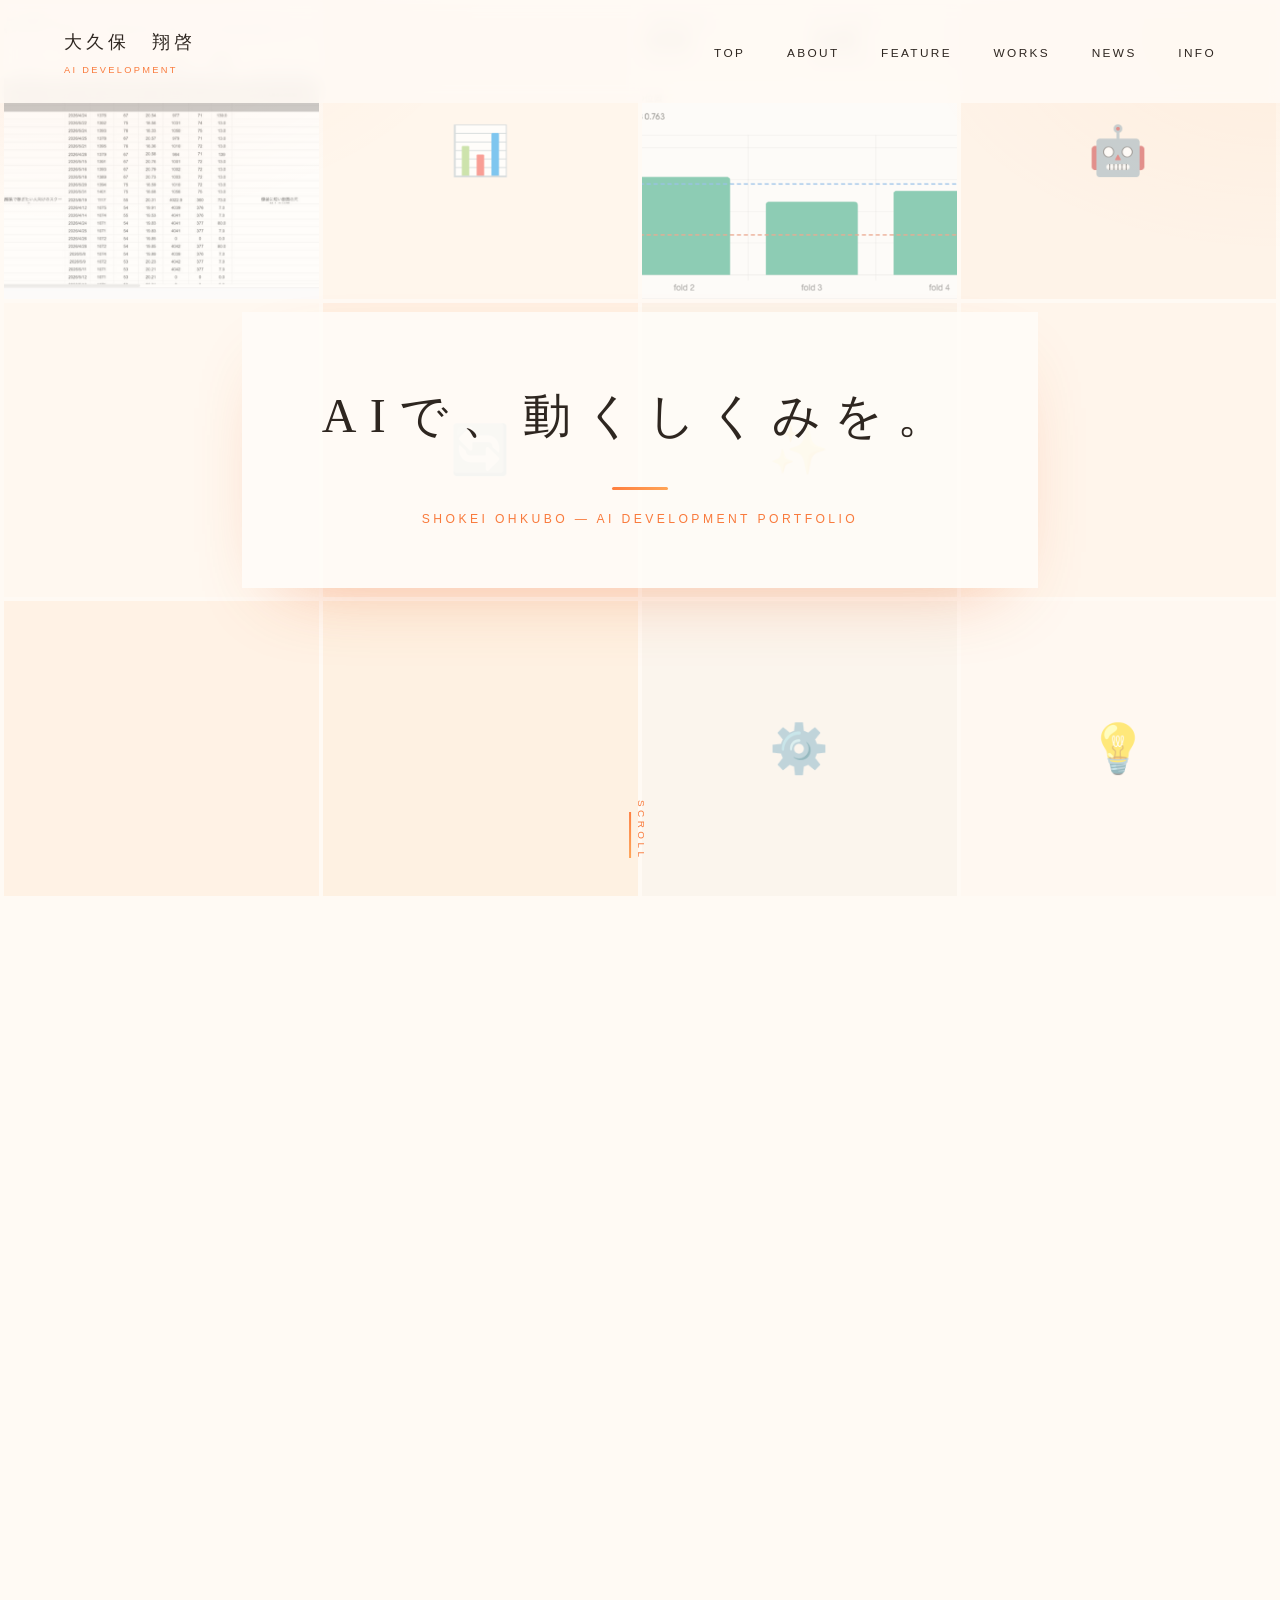
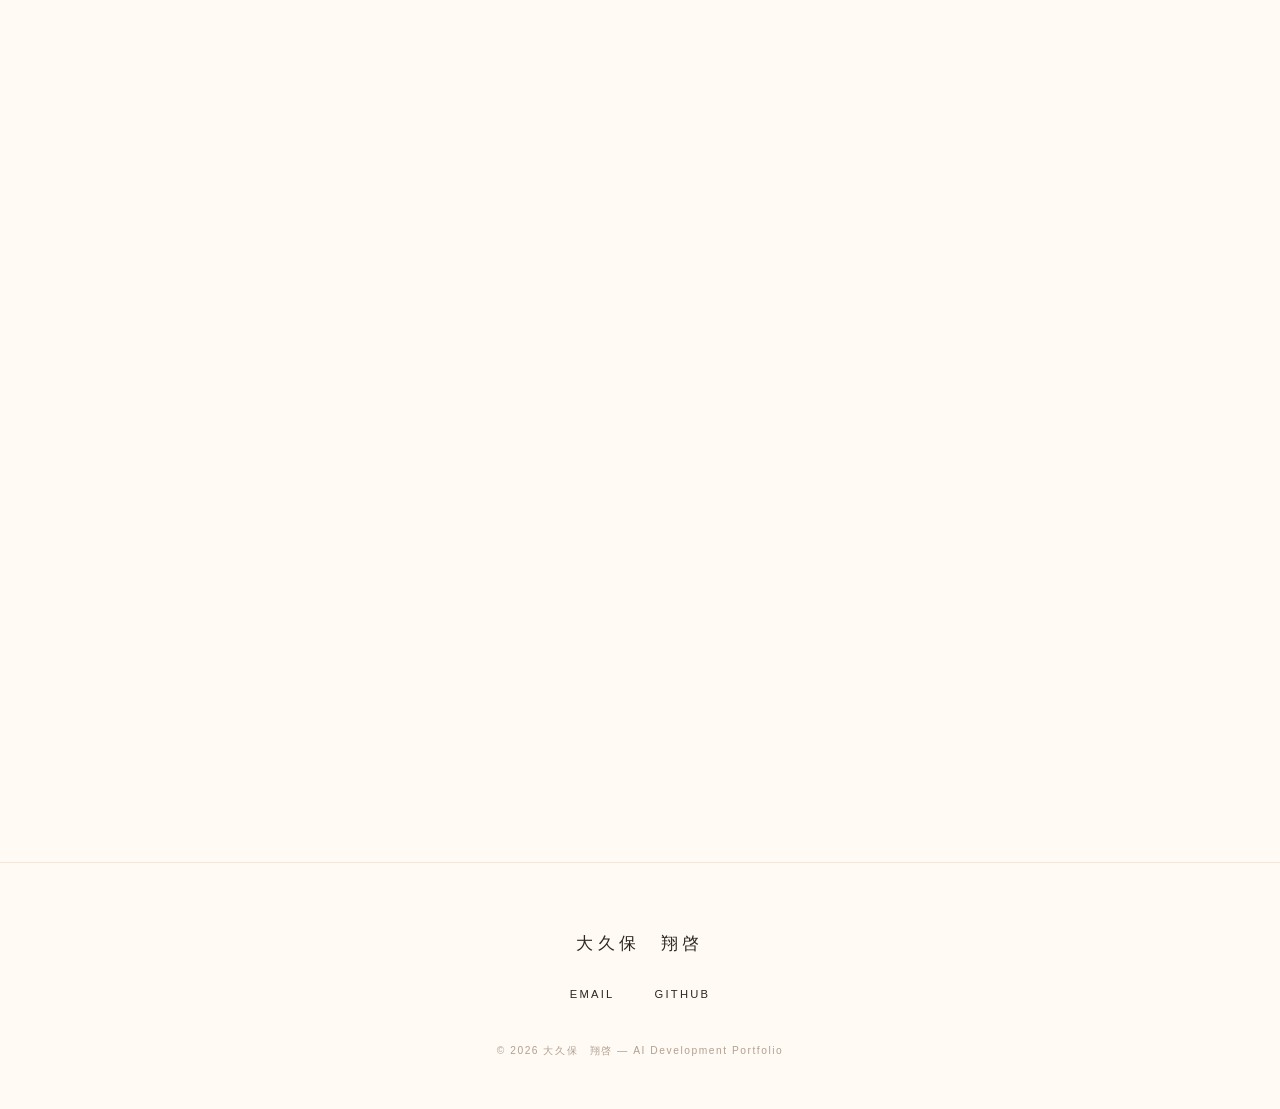
<file: index.html>
<!DOCTYPE html>
<html lang="ja">
<head>
  <meta charset="UTF-8" />
  <meta name="viewport" content="width=device-width, initial-scale=1.0" />
  <title>大久保　翔啓 / Shokei Ohkubo — AI Development Portfolio</title>
  <meta name="description" content="AIといっしょに、めんどうな作業を「自動で動くしくみ」に変えています。データ分析・機械学習から運用自動化まで、実際に動く成果物をまとめた大久保翔啓のポートフォリオ。" />
  <meta http-equiv="Content-Security-Policy" content="default-src 'self'; style-src 'self'; script-src 'self' 'sha256-WZRJfWvsnNCPcxzZwvyhovnZGqhZaC+8gPGPRbx6wTk='; img-src 'self' data:; frame-ancestors 'none'; base-uri 'self'; form-action 'self';" />
  <meta name="robots" content="index, follow" />
  <meta name="theme-color" content="#fffaf4" />

  <!-- OGP -->
  <meta property="og:title" content="大久保　翔啓 / Shokei Ohkubo — AI Development Portfolio" />
  <meta property="og:description" content="AIといっしょに、仕事を「自動で動くしくみ」に。データ分析・機械学習・運用自動化の作品集。" />
  <meta property="og:type" content="website" />
  <meta property="og:url" content="https://ohkubo3creator-max.github.io/portfolio/" />
  <meta property="og:image" content="https://ohkubo3creator-max.github.io/portfolio/images/ogp.png" />
  <meta name="twitter:card" content="summary_large_image" />

  <!-- Icons -->
  <link rel="icon" type="image/svg+xml" href="images/favicon.svg" />
  <link rel="apple-touch-icon" href="images/apple-touch-icon.png" />

  <!-- Performance: ヒーロー画像を優先取得 -->
  <link rel="preload" as="image" href="images/work-sns-sheet-real.png" />
  <link rel="preload" as="image" href="images/work-titanic-score.png" />

  <link rel="stylesheet" href="css/style.css?v=20260627" />
  <script>document.documentElement.classList.add("js");</script>
</head>
<body>

  <!-- ===== NAV ===== -->
  <nav>
    <a href="#top" class="logo">大久保　翔啓<small class="en">AI DEVELOPMENT</small></a>
    <ul class="en">
      <li><a href="#top">Top</a></li>
      <li><a href="#about">About</a></li>
      <li><a href="#feature">Feature</a></li>
      <li><a href="#works">Works</a></li>
      <li><a href="#news">News</a></li>
      <li><a href="#info">Info</a></li>
    </ul>
  </nav>

  <!-- ===== HERO ===== -->
  <section id="top" class="hero-section">
    <div class="hero-bg" aria-hidden="true">
      <div class="hero-tile t1"><img src="images/work-sns-sheet-real.png" alt="" width="400" height="300" decoding="async" /></div>
      <div class="hero-tile t2">📊</div>
      <div class="hero-tile t3"><img src="images/work-titanic-score.png" alt="" width="400" height="300" decoding="async" /></div>
      <div class="hero-tile t4">🤖</div>
      <div class="hero-tile t5"><img src="images/work-shap.png" alt="" width="400" height="300" decoding="async" /></div>
      <div class="hero-tile t6">🔄</div>
      <div class="hero-tile t7">✨</div>
      <div class="hero-tile t8"><img src="images/work-freee.png" alt="" width="400" height="300" decoding="async" /></div>
      <div class="hero-tile t9"><img src="images/work-puzzle.png" alt="" width="400" height="300" decoding="async" /></div>
      <div class="hero-tile t10"><img src="images/work-titanic-features.png" alt="" width="400" height="300" decoding="async" /></div>
      <div class="hero-tile t11">⚙️</div>
      <div class="hero-tile t12">💡</div>
    </div>
    <div class="hero-center">
      <h1>AIで、動くしくみを。</h1>
      <p class="en">SHOKEI OHKUBO — AI DEVELOPMENT PORTFOLIO</p>
    </div>
    <div class="scroll-hint en">SCROLL</div>
  </section>

  <!-- ===== ABOUT ===== -->
  <section id="about">
    <div class="sec-head fade">
      <h2 class="en-title en">ABOUT</h2>
      <p class="jp-title">わたしのこと</p>
    </div>
    <p class="lead fade">
      はじめまして、大久保翔啓です。AIといっしょに、めんどうな作業を「自動で動くしくみ」に変えるのが好きです。<br />
      とくに得意なのは、データを深く読み解く分析——「なぜ伸びるのか」「何が効いているのか」まで、数字で根拠を示します。<br />
      わかったことは気軽に共有していきたいので、気になることがあれば、いつでも声をかけてください。
    </p>
    <div class="profile-grid">
      <div class="profile fade">
        <div class="avatar av1">📊</div>
        <h3 class="en">DATA</h3>
        <p class="role">数字とグラフで示す</p>
        <p>「なぜ伸びるのか」「何が効いているのか」まで、データを深く掘り下げて分析します。見ただけで伝わる数字とグラフにして、根拠をはっきり示すのが得意です。</p>
      </div>
      <div class="profile fade">
        <div class="avatar av2">🔄</div>
        <h3 class="en">AUTOMATION</h3>
        <p class="role">自動で回るようにする</p>
        <p>一回きりの作業で終わらせず、毎日ひとりでに動くしくみにします。手を止めても回り続ける仕組みづくりが得意です。</p>
      </div>
      <div class="profile fade">
        <div class="avatar av3">🤝</div>
        <h3 class="en">WITH AI</h3>
        <p class="role">AIと一緒につくる</p>
        <p>AIを相棒にして、考えるところから作り上げるところまで一緒に進めます。アイデアを「実際に動くもの」にします。</p>
      </div>
    </div>
  </section>

  <!-- ===== FEATURE ===== -->
  <section id="feature">
    <div class="sec-head fade">
      <h2 class="en-title en">FEATURE</h2>
      <p class="jp-title">4つの強み</p>
    </div>

    <div class="feature-row fade">
      <div class="feature-img fi1"><img src="images/work-sns-sheet-real.png" alt="競合リサーチを自動転記したスプレッドシート（アカウント名は黒塗り）" width="600" height="450" decoding="async" loading="lazy" /></div>
      <div class="feature-text">
        <p class="num en">FEATURE 01</p>
        <h3>毎朝、競合リサーチを自動で</h3>
        <p>ライバルのアカウント情報を毎朝自動で集めて、人気の度合いを点数にし、表（スプレッドシート）に書き込むところまで全部自動。急に伸びたアカウントを見つけ出すのも自動です。アカウント名は黒塗りで非公開にしています。</p>
      </div>
    </div>

    <div class="feature-row reverse fade">
      <div class="feature-img fi2"><img src="images/work-shap.png" alt="動画の伸びを予測するAIのSHAP分析グラフ" width="600" height="450" decoding="async" loading="lazy" /></div>
      <div class="feature-text">
        <p class="num en">FEATURE 02</p>
        <h3>「伸びる動画」の条件を機械学習で分析</h3>
        <p>どんな編集の動画が伸びるかを機械学習（AI）で予測し、SHAP（予測の理由の見える化）で効いている要素を分析。カットの速さ・大きな字幕・つかみの長さ・明るさが効果的だと分かりました。感覚ではなくデータで語れます。</p>
      </div>
    </div>

    <div class="feature-row fade">
      <div class="feature-img fi3"><img src="images/work-titanic-features.png" alt="タイタニック生存予測モデルの特徴量重要度と、性別・客室クラス別の生存率" width="600" height="450" decoding="async" loading="lazy" /></div>
      <div class="feature-text">
        <p class="num en">FEATURE 03</p>
        <h3>機械学習の基礎を、手を動かして</h3>
        <p>タイタニックの乗客データで「生き残るか」を予測。前処理から予測・答え合わせまで実装し、5分割の交差検証で平均0.843、本番（Kaggle）スコア0.763。FareやAge、性別・客室クラスなど「どの情報が効いたか」まで可視化しました。流行りものだけでなく、基礎を自分の手で固めています。</p>
      </div>
    </div>

    <div class="feature-row reverse fade">
      <div class="feature-img fi4"><img src="images/work-freee.png" alt="freee / MF会計と連携したAI仕訳自動化のデータフロー（個人情報はAIに送らない設計）" width="600" height="450" decoding="async" loading="lazy" /></div>
      <div class="feature-text">
        <p class="num en">FEATURE 04</p>
        <h3>会計freeeと連携、AIで仕訳を自動化</h3>
        <p>freee / マネーフォワード会計の明細を読み込み、1件ずつClaude APIで勘定科目を判定 → 仕訳データを自動生成してCSVで登録まで。マイナンバー・口座番号・パスワードはAIに送らない「データフロー設計」で、機密情報を物理的にブロック。実務で使える、安全性に配慮したAI自動化です。</p>
      </div>
    </div>
  </section>

  <!-- ===== WORKS ===== -->
  <section id="works">
    <div class="sec-head fade">
      <h2 class="en-title en">WORKS</h2>
      <p class="jp-title">作ったもの</p>
    </div>
    <div class="works-grid">
      <a class="work-card fade" href="works/abmcts-bracket.html" target="_blank" rel="noopener noreferrer">
        <img src="images/work-bracket.png" alt="AB-MCTS×Fuguで機械部品を軽量化した技術検証のまとめ" width="400" height="400" decoding="async" loading="lazy" />
        <div class="overlay">
          <h4>AI探索で機械部品を軽量化</h4>
          <p>Sakana AB-MCTS × Fugu<br />制約内で約85%軽量化<br />クリックで詳細（インタラクティブ）</p>
        </div>
      </a>
      <div class="work-card fade">
        <img src="images/work-sns-sheet-real.png" alt="Instagram競合リサーチ自動化" width="400" height="400" decoding="async" loading="lazy" />
        <div class="overlay">
          <h4>Instagramのライバル調べを自動化</h4>
          <p>毎朝10アカウントを自動収集・スコア化<br />→ スプレッドシートへ自動転記</p>
        </div>
      </div>
      <div class="work-card fade">
        <img src="images/work-shap.png" alt="伸びる動画をAIで分析" width="400" height="400" decoding="async" loading="lazy" />
        <div class="overlay">
          <h4>「伸びる動画」を機械学習で分析</h4>
          <p>機械学習・SHAP / 動画編集の特徴量<br />テンポ・字幕・つかみ・明るさが効く</p>
        </div>
      </div>
      <div class="work-card fade">
        <img src="images/work-titanic-features.png" alt="タイタニックの特徴量重要度と性別・客室クラス別の生存率" width="400" height="400" decoding="async" loading="lazy" />
        <div class="overlay">
          <h4>タイタニック:生存率の可視化</h4>
          <p>特徴量の重要度・EDA<br />性別・客室クラス別の生存率</p>
        </div>
      </div>
      <div class="work-card fade">
        <img src="images/work-titanic-score.png" alt="AIで生き残りを予測（交差検証0.843・本番LB0.763）" width="400" height="400" decoding="async" loading="lazy" />
        <div class="overlay">
          <h4>AIで生き残りを予測</h4>
          <p>scikit-learn / ランダムフォレスト<br />交差検証0.843・本番LB0.763</p>
        </div>
      </div>
      <div class="work-card fade">
        <img src="images/work-puzzle.png" alt="自作のぷよぷよ風パズルゲーム" width="400" height="400" decoding="async" loading="lazy" />
        <div class="overlay">
          <h4>ぷよぷよ風パズルゲーム</h4>
          <p>ブラウザで動くゲームを自作<br />連鎖・スコア・レベル・NEXT実装</p>
        </div>
      </div>
      <div class="work-card fade">
        <img src="images/work-freee-sq.png" alt="freeeと連携したAI仕訳自動化システム" width="400" height="400" decoding="async" loading="lazy" />
        <div class="overlay">
          <h4>会計freee連携・AI仕訳自動化</h4>
          <p>Claude APIで勘定科目を判定<br />個人情報を送らない安全設計</p>
        </div>
      </div>
    </div>
  </section>

  <!-- ===== NEWS ===== -->
  <section id="news">
    <div class="sec-head fade">
      <h2 class="en-title en">NEWS</h2>
      <p class="jp-title">お知らせ</p>
    </div>
    <ul class="news-list fade">
      <li><span class="news-date en">2026.06.27</span><span>Sakana AIのAB-MCTS×Fuguで機械部品を軽量化する技術検証を作品に追加しました</span></li>
      <li><span class="news-date en">2026.06.14</span><span>freee / MF会計と連携したAI仕訳自動化システムを作品に追加しました</span></li>
      <li><span class="news-date en">2026.06.14</span><span>ポートフォリオサイトをこのデザインにリニューアルしました</span></li>
      <li><span class="news-date en">2026.06.12</span><span>タイタニックの分析（可視化・AI予測）を作品に追加しました</span></li>
      <li><span class="news-date en">2026.06.09</span><span>「伸びる動画」のAI分析（SHAP）を作品に追加しました</span></li>
      <li><span class="news-date en">2026.06.09</span><span>Instagram競合リサーチの自動化を公開しました</span></li>
    </ul>
  </section>

  <!-- ===== INFO ===== -->
  <section id="info">
    <div class="sec-head fade">
      <h2 class="en-title en">INFO</h2>
      <p class="jp-title">概要</p>
    </div>
    <table class="info-table fade">
      <tr><th class="en">NAME</th><td>大久保　翔啓 / Shokei Ohkubo — AI Development Portfolio</td></tr>
      <tr><th class="en">FOCUS</th><td>AIを使った自動化と、データ分析・機械学習</td></tr>
      <tr><th class="en">STACK</th><td>Claude Code / Python / pandas・scikit-learn / matplotlib・seaborn / HTML・CSS・JavaScript</td></tr>
      <tr><th class="en">DOING</th><td>AI開発を学びながら、実際に動くものを制作中</td></tr>
      <tr><th class="en">CONTACT</th><td><a href="mailto:ohkubo3creator@gmail.com">ohkubo3creator@gmail.com</a></td></tr>
    </table>
  </section>

  <!-- ===== FOOTER ===== -->
  <footer>
    <p class="f-logo">大久保　翔啓</p>
    <div class="f-links en">
      <a href="mailto:ohkubo3creator@gmail.com">Email</a>
      <a href="https://github.com/ohkubo3creator-max/portfolio" target="_blank" rel="noopener noreferrer">GitHub</a>
    </div>
    <p class="copy en">© <span id="year"></span> 大久保　翔啓 — AI Development Portfolio</p>
  </footer>

  <script src="js/main.js?v=20260621"></script>
</body>
</html>
</file>
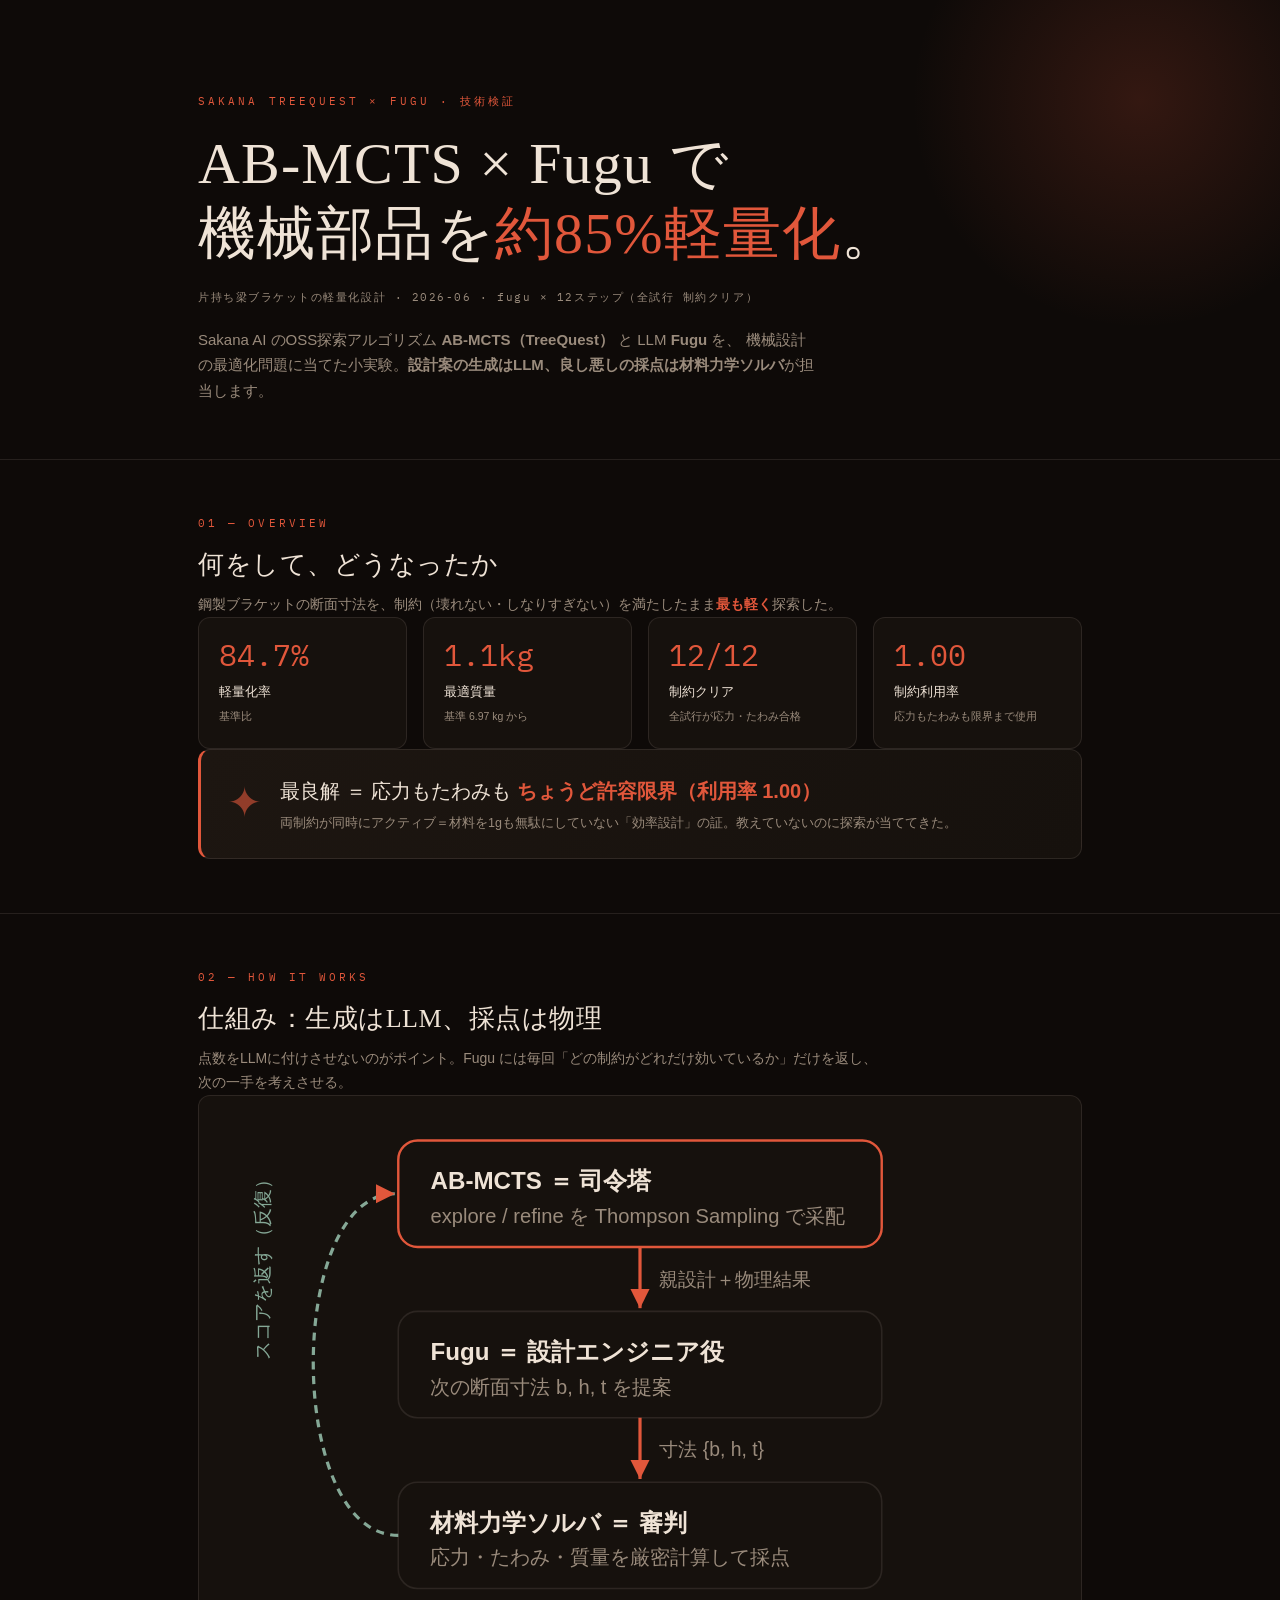
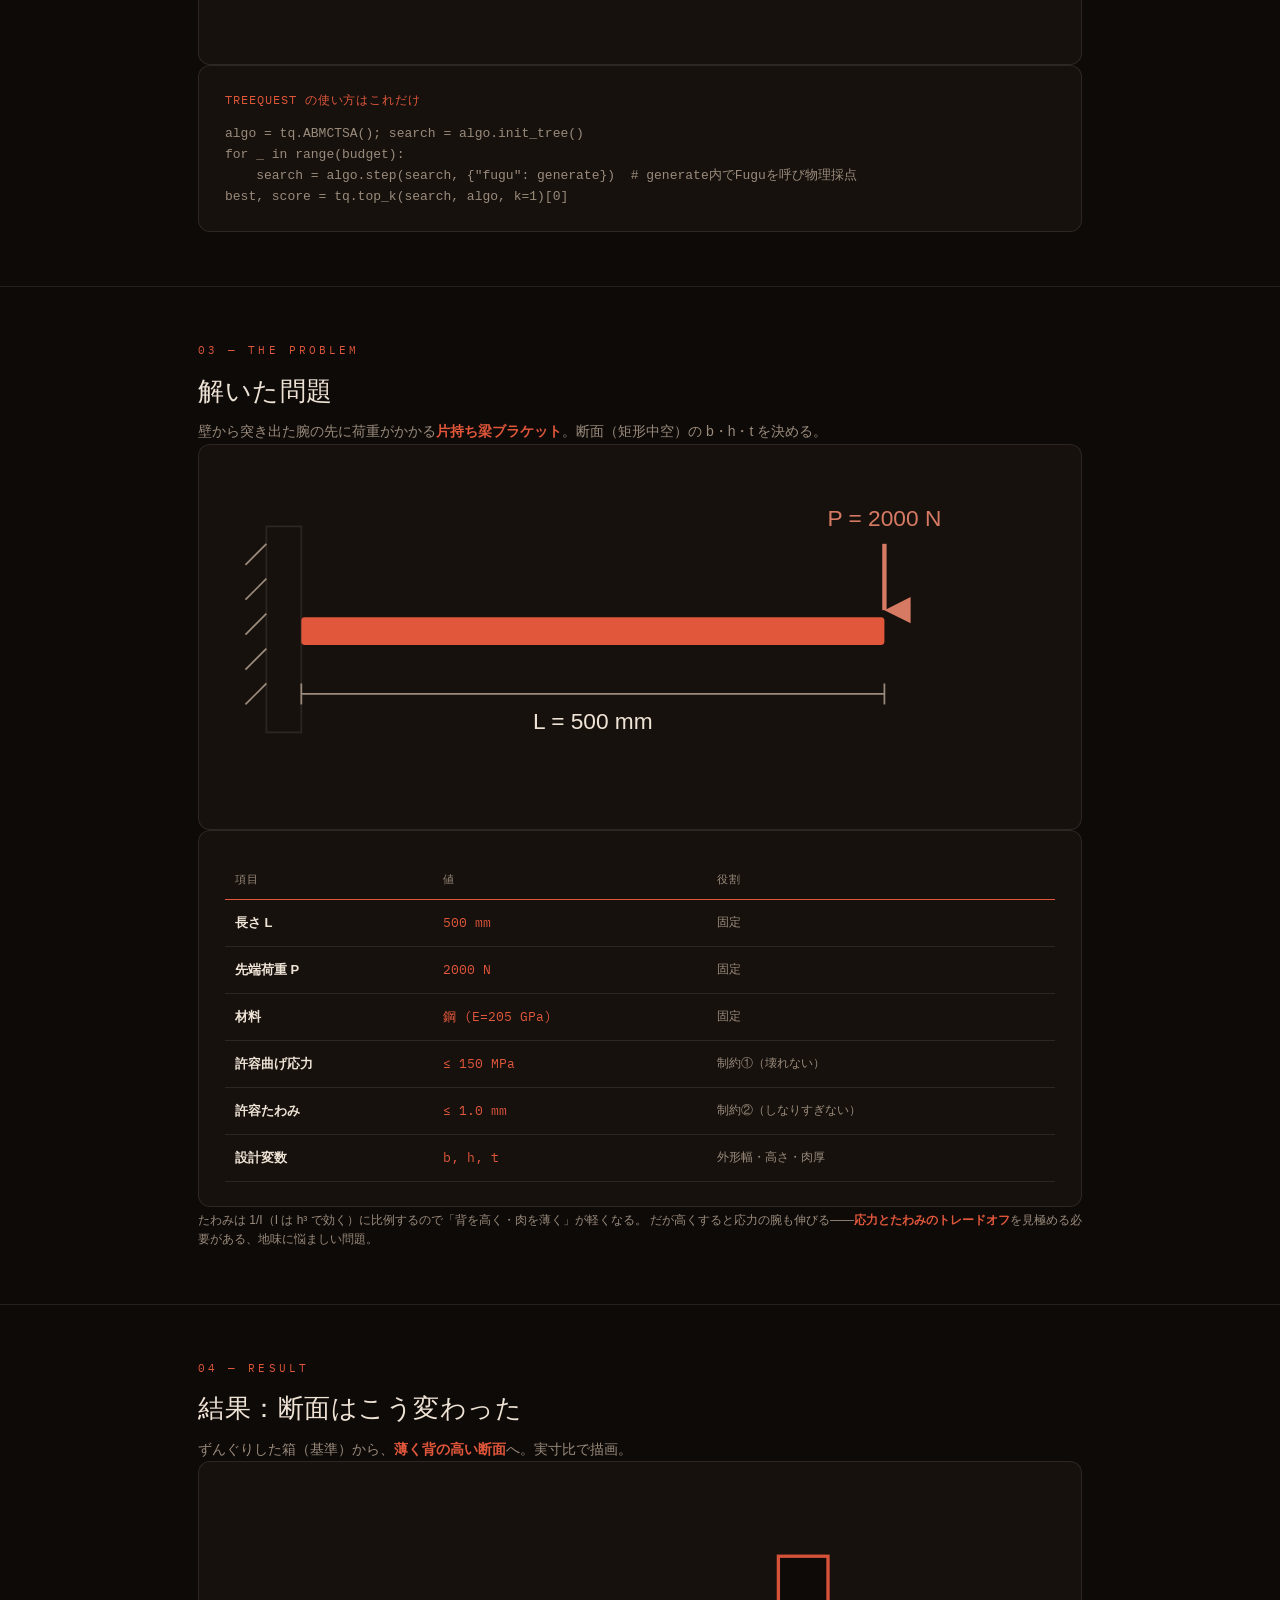
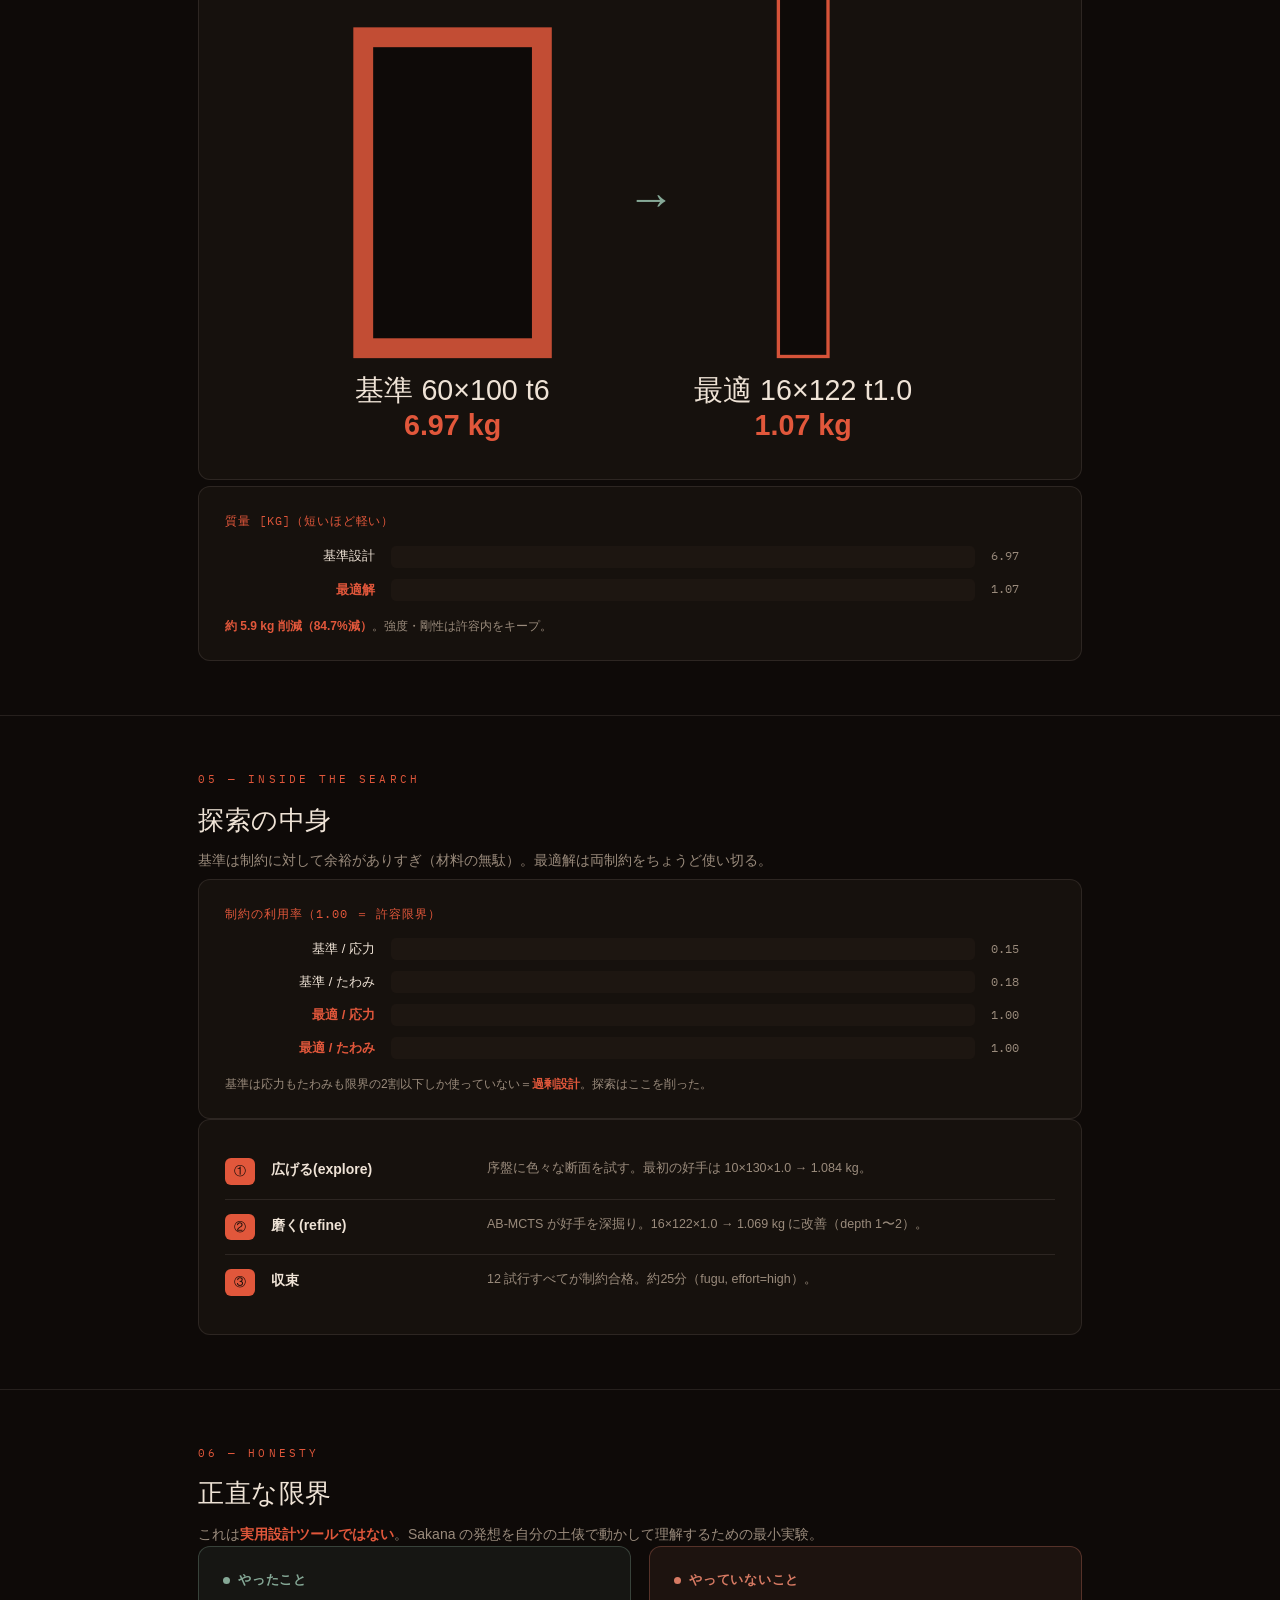
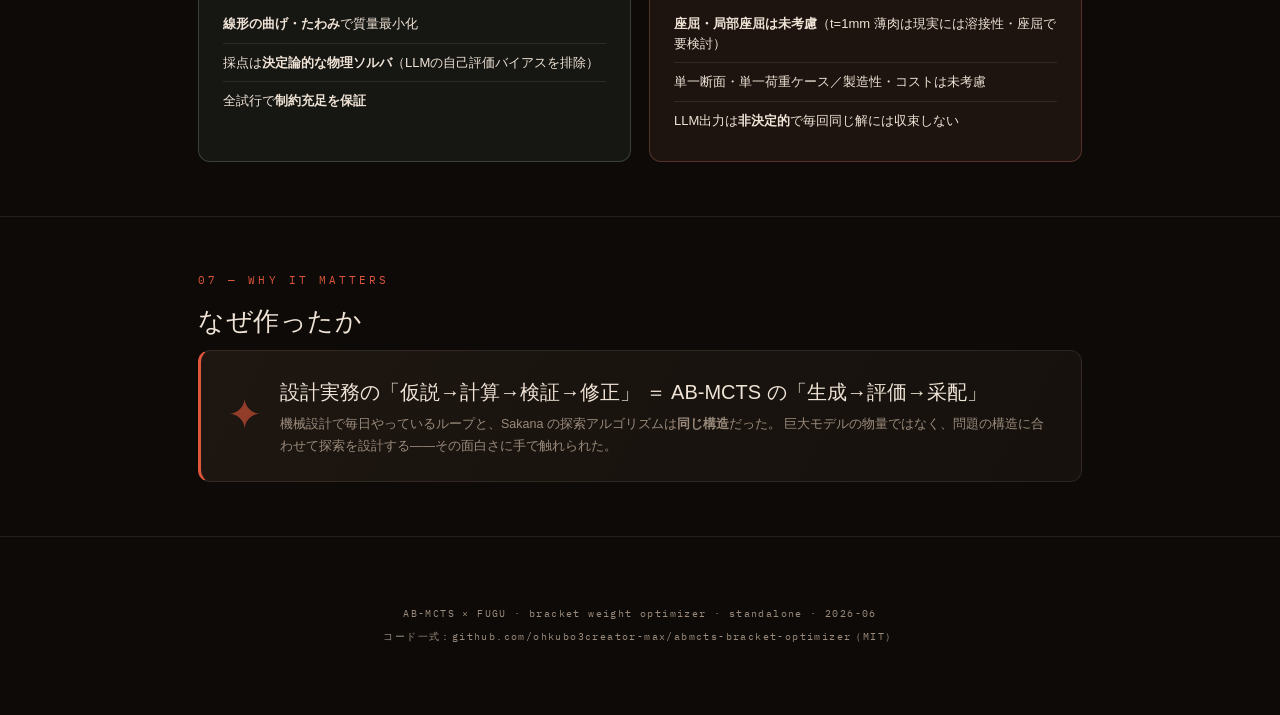
<file: 実験ビジュアル.html>
<!DOCTYPE html>
<html lang="ja"><head>
<meta charset="utf-8">
<meta name="viewport" content="width=device-width, initial-scale=1">
<title>AB-MCTS × Fugu で機械部品を軽量化</title>
<script>document.documentElement.classList.add('js')</script>
<style>
@font-face{font-family:'PlexMono';src:url([data-uri]) format('truetype');font-display:swap}
@font-face{font-family:'Italiana';src:url([data-uri]) format('truetype');font-display:swap}
@font-face{font-family:'Crimson';src:url([data-uri]) format('truetype');font-display:swap}
:root{
 --bg:#0e0a08;--bg2:#16110d;--bg3:#1d1611;--ink:#efe3d6;--soft:#9a8b7c;--line:rgba(239,227,214,.10);
 --accent:#c89274;--amber:#e0b079;--teal:#85a896;--ng:#d77a63;--accent:#e1573b;--amber:#e1573b;}

*{margin:0;padding:0;box-sizing:border-box}
html{scroll-behavior:smooth}
body{background:var(--bg);color:var(--ink);line-height:1.7;-webkit-font-smoothing:antialiased;
 font-family:'Hiragino Sans','Hiragino Kaku Gothic ProN',-apple-system,BlinkMacSystemFont,'Segoe UI',sans-serif}
.mono{font-family:'PlexMono',ui-monospace,monospace;letter-spacing:.06em}
.serif{font-family:'Crimson',serif} .ital{font-family:'Italiana',serif}
.mincho{font-family:'Hiragino Mincho ProN','Yu Mincho',serif}
.wrap{max-width:940px;margin:0 auto;padding:0 28px}
section{padding:54px 0;border-top:1px solid var(--line)}
.kick{font-family:'PlexMono',monospace;font-size:11px;letter-spacing:.28em;color:var(--accent);text-transform:uppercase}
h2{font-weight:300;font-size:26px;letter-spacing:.02em;margin:10px 0 6px}
.sectlead{color:var(--soft);font-size:14px;max-width:680px} .sectlead b{color:var(--accent);font-weight:600}
.hero{padding:92px 0 56px;position:relative;overflow:hidden}
.hero::before{content:'';position:absolute;top:-160px;right:-120px;width:520px;height:520px;
 background:radial-gradient(circle,color-mix(in srgb,var(--amber) 18%,transparent),transparent 62%);pointer-events:none}
.hero h1{font-weight:300;font-size:clamp(34px,6vw,58px);line-height:1.22;letter-spacing:.02em;margin:18px 0;position:relative}
.hero h1 b{color:var(--amber);font-weight:400}
.hero .meta{font-family:'PlexMono',monospace;font-size:11px;color:var(--soft);letter-spacing:.14em}
.hero .lead{color:var(--soft);font-size:15px;max-width:620px;margin-top:20px}
.stats{display:grid;grid-template-columns:repeat(4,1fr);gap:16px}
.stat{background:var(--bg2);border:1px solid var(--line);border-radius:12px;padding:22px 20px}
.stat .v{font-family:'PlexMono',monospace;font-size:30px;line-height:1;color:var(--amber)}
.stat.warn .v{color:var(--ng)} .stat .l{font-size:12.5px;margin-top:12px} .stat .s{font-size:10.5px;color:var(--soft);margin-top:5px}
.banner{display:flex;gap:18px;align-items:center;background:linear-gradient(120deg,var(--bg3),var(--bg2));
 border:1px solid var(--line);border-left:3px solid var(--accent);border-radius:12px;padding:24px 26px}
.banner .big{font-size:20px;font-weight:300} .banner .big b{color:var(--amber)} .banner .s{font-size:12.5px;color:var(--soft);margin-top:5px}
.banner .mk{font-family:'Italiana',serif;font-size:42px;color:var(--accent);line-height:.8;opacity:.6}
.cols{display:grid;grid-template-columns:1fr 1fr;gap:18px}
.col{border-radius:12px;padding:22px 24px;border:1px solid var(--line)}
.col.good{background:color-mix(in srgb,var(--teal) 8%,transparent);border-color:color-mix(in srgb,var(--teal) 30%,transparent)}
.col.bad{background:color-mix(in srgb,var(--ng) 8%,transparent);border-color:color-mix(in srgb,var(--ng) 30%,transparent)}
.col h3{font-size:13px;letter-spacing:.06em;margin-bottom:14px;display:flex;align-items:center;gap:8px}
.col.good h3{color:var(--teal)} .col.bad h3{color:var(--ng)} .col h3 .d{width:7px;height:7px;border-radius:50%;background:currentColor}
.col li{list-style:none;font-size:13px;padding:9px 0;border-bottom:1px solid var(--line);line-height:1.5} .col li:last-child{border-bottom:none}
.col li b{color:var(--ink);font-weight:600}
.card{background:var(--bg2);border:1px solid var(--line);border-radius:12px;padding:24px 26px}
.ch{font-size:12px;letter-spacing:.08em;color:var(--accent);margin-bottom:14px;font-family:'PlexMono',monospace;text-transform:uppercase}
.chart{margin-top:6px}
.brow{display:flex;align-items:center;gap:16px;margin:11px 0}
.brow .bl{flex:0 0 150px;text-align:right;font-size:13px}
.brow .bt{flex:1;height:22px;background:var(--bg3);border-radius:5px;overflow:hidden}
.brow .bf{height:100%;width:0;border-radius:5px;background:var(--accent);transition:width 1.3s cubic-bezier(.2,.8,.2,1)}
.brow .bv{flex:0 0 64px;font-family:'PlexMono',monospace;font-size:12px;color:var(--soft)}
.brow.lamp .bl{color:var(--amber);font-weight:600} .brow.lamp .bf{background:linear-gradient(90deg,var(--amber),var(--accent))}
.brow.us .bl{color:var(--ng);font-weight:600} .brow.us .bf{background:var(--ng)} .brow .bf.dim{opacity:.5}
.note{font-size:12px;color:var(--soft);margin-top:16px;line-height:1.6} .note b{color:var(--amber)}
.perf{display:grid;grid-template-columns:1fr 1fr;gap:16px}
.pc{background:var(--bg2);border:1px solid var(--line);border-radius:12px;padding:22px}
.pc .v{font-family:'PlexMono',monospace;font-size:32px;color:var(--amber)} .pc .n{font-size:13px;margin-top:6px} .pc .k{font-size:11px;color:var(--soft);margin-top:3px}
.lev{display:flex;gap:16px;align-items:flex-start;padding:14px 0;border-bottom:1px solid var(--line)} .lev:last-child{border-bottom:none}
.lev .n{font-family:'PlexMono',monospace;font-size:12px;color:var(--bg);background:var(--accent);border-radius:6px;padding:3px 9px;flex:0 0 auto}
.lev .lt{flex:0 0 200px;font-size:14px;font-weight:600} .lev .ld{flex:1;font-size:12.5px;color:var(--soft)}
table{width:100%;border-collapse:collapse;font-size:13px;margin-top:6px}
th{text-align:left;font-family:'PlexMono',monospace;font-size:10.5px;letter-spacing:.08em;color:var(--soft);font-weight:400;padding:10px;border-bottom:1px solid var(--accent)}
td{padding:12px 10px;border-bottom:1px solid var(--line);vertical-align:top}
td.k{font-weight:600} td.v{font-family:'PlexMono',monospace;color:var(--amber)} td.n{color:var(--soft);font-size:12px}
footer{padding:50px 0 70px;border-top:1px solid var(--line);text-align:center}
footer .cr{margin-top:18px;font-family:'PlexMono',monospace;font-size:10px;letter-spacing:.14em;color:var(--soft)}
.reveal{transition:opacity .7s ease,transform .7s ease}
.js .reveal{opacity:0;transform:translateY(18px)} .reveal.in{opacity:1;transform:none}
@media(max-width:720px){.stats{grid-template-columns:1fr 1fr}.cols,.perf{grid-template-columns:1fr}
 .lev{flex-wrap:wrap}.lev .lt{flex-basis:100%}.brow .bl{flex-basis:96px;font-size:11px}.banner{flex-direction:column;align-items:flex-start}}


svg text.bx{fill:var(--ink);font-size:15px;font-weight:700}
svg text.bs{fill:var(--soft);font-size:12.5px}
svg text.ed{fill:var(--soft);font-size:12px}
svg text.lblc{fill:var(--ink);font-size:13px;text-anchor:middle}
.card pre code{font-family:'SFMono-Regular',Consolas,monospace}

</style></head>
<body>

<header class="hero"><div class="wrap reveal">
  <div class="kick">SAKANA TREEQUEST × FUGU · 技術検証</div>
  <h1 class="mincho">AB-MCTS × Fugu で<br>機械部品を<b>約85%軽量化</b>。</h1>
  <div class="meta">片持ち梁ブラケットの軽量化設計 · 2026-06 · fugu × 12ステップ（全試行 制約クリア）</div>
  <p class="lead">Sakana AI のOSS探索アルゴリズム <b>AB-MCTS（TreeQuest）</b> と LLM <b>Fugu</b> を、
  機械設計の最適化問題に当てた小実験。<b>設計案の生成はLLM、良し悪しの採点は材料力学ソルバ</b>が担当します。</p>
</div></header>

<section><div class="wrap">
  <div class="reveal"><div class="kick">01 — Overview</div><h2 class="mincho">何をして、どうなったか</h2>
    <p class="sectlead">鋼製ブラケットの断面寸法を、制約（壊れない・しなりすぎない）を満たしたまま<b>最も軽く</b>探索した。</p></div>
  <div class="stats reveal">
    <div class="stat"><div class="v num" data-to="84.7" data-suffix="%">0</div><div class="l">軽量化率</div><div class="s">基準比</div></div>
    <div class="stat"><div class="v num" data-to="1.07" data-suffix="kg">0</div><div class="l">最適質量</div><div class="s">基準 6.97 kg から</div></div>
    <div class="stat"><div class="v">12/12</div><div class="l">制約クリア</div><div class="s">全試行が応力・たわみ合格</div></div>
    <div class="stat"><div class="v">1.00</div><div class="l">制約利用率</div><div class="s">応力もたわみも限界まで使用</div></div>
  </div>
  <div class="banner reveal"><div class="mk ital">✦</div>
    <div><div class="big">最良解 ＝ 応力もたわみも <b>ちょうど許容限界（利用率 1.00）</b></div>
    <div class="s">両制約が同時にアクティブ＝材料を1gも無駄にしていない「効率設計」の証。教えていないのに探索が当ててきた。</div></div></div>
</div></section>

<section><div class="wrap">
  <div class="reveal"><div class="kick">02 — How it works</div><h2 class="mincho">仕組み：生成はLLM、採点は物理</h2>
    <p class="sectlead">点数をLLMに付けさせないのがポイント。Fugu には毎回「どの制約がどれだけ効いているか」だけを返し、次の一手を考えさせる。</p></div>
  <div class="card reveal" style="padding:22px">
<svg viewBox="0 0 520 320" width="100%" role="img" aria-label="AB-MCTS・Fugu・物理ソルバの分業フロー">
  <defs><marker id="ar" markerWidth="9" markerHeight="9" refX="6" refY="3" orient="auto">
    <path d="M0,0 L6,3 L0,6 Z" fill="var(--accent)"/></marker></defs>
  <!-- box1 -->
  <rect x="110" y="14" width="300" height="66" rx="12" fill="var(--bg2)" stroke="var(--accent)" stroke-width="1.5"/>
  <text x="130" y="44" class="bx">AB-MCTS ＝ 司令塔</text>
  <text x="130" y="65" class="bs">explore / refine を Thompson Sampling で采配</text>
  <!-- box2 -->
  <rect x="110" y="120" width="300" height="66" rx="12" fill="var(--bg2)" stroke="var(--line)"/>
  <text x="130" y="150" class="bx">Fugu ＝ 設計エンジニア役</text>
  <text x="130" y="171" class="bs">次の断面寸法 b, h, t を提案</text>
  <!-- box3 -->
  <rect x="110" y="226" width="300" height="66" rx="12" fill="var(--bg2)" stroke="var(--line)"/>
  <text x="130" y="256" class="bx">材料力学ソルバ ＝ 審判</text>
  <text x="130" y="277" class="bs">応力・たわみ・質量を厳密計算して採点</text>
  <!-- arrows down -->
  <line x1="260" y1="80" x2="260" y2="118" stroke="var(--accent)" stroke-width="2" marker-end="url(#ar)"/>
  <text x="272" y="104" class="ed">親設計＋物理結果</text>
  <line x1="260" y1="186" x2="260" y2="224" stroke="var(--accent)" stroke-width="2" marker-end="url(#ar)"/>
  <text x="272" y="210" class="ed">寸法 {b, h, t}</text>
  <!-- loop back -->
  <path d="M110,259 C40,259 40,47 108,47" fill="none" stroke="var(--teal)" stroke-width="2"
        stroke-dasharray="5 4" marker-end="url(#ar)"/>
  <text x="30" y="150" class="ed" transform="rotate(-90 30 150)" style="fill:var(--teal)">スコアを返す（反復）</text>
</svg></div>
  <div class="card reveal"><div class="ch">TreeQuest の使い方はこれだけ</div>
  <pre style="margin:0;overflow-x:auto;font-size:13px;line-height:1.6;color:var(--soft)"><code>algo = tq.ABMCTSA(); search = algo.init_tree()
for _ in range(budget):
    search = algo.step(search, {"fugu": generate})  # generate内でFuguを呼び物理採点
best, score = tq.top_k(search, algo, k=1)[0]</code></pre></div>
</div></section>

<section><div class="wrap">
  <div class="reveal"><div class="kick">03 — The problem</div><h2 class="mincho">解いた問題</h2>
    <p class="sectlead">壁から突き出た腕の先に荷重がかかる<b>片持ち梁ブラケット</b>。断面（矩形中空）の b・h・t を決める。</p></div>
  <div class="card reveal" style="padding:22px">
<svg viewBox="0 0 480 190" width="100%" role="img" aria-label="片持ち梁ブラケットと先端荷重">
  <defs><marker id="ad" markerWidth="9" markerHeight="9" refX="3" refY="6" orient="auto">
    <path d="M0,0 L6,0 L3,6 Z" fill="var(--ng)"/></marker></defs>
  <!-- wall (fixed support) -->
  <rect x="26" y="34" width="20" height="118" fill="var(--bg2)" stroke="var(--line)"/>
  <g stroke="var(--soft)" stroke-width="1">
    <line x1="26" y1="44" x2="14" y2="56"/><line x1="26" y1="64" x2="14" y2="76"/>
    <line x1="26" y1="84" x2="14" y2="96"/><line x1="26" y1="104" x2="14" y2="116"/>
    <line x1="26" y1="124" x2="14" y2="136"/>
  </g>
  <!-- beam -->
  <rect x="46" y="86" width="334" height="16" rx="2" fill="var(--accent)"/>
  <!-- load arrow at tip -->
  <line x1="380" y1="44" x2="380" y2="82" stroke="var(--ng)" stroke-width="2.5" marker-end="url(#ad)"/>
  <text x="380" y="34" class="lblc" style="fill:var(--ng)">P = 2000 N</text>
  <!-- length dim -->
  <line x1="46" y1="130" x2="380" y2="130" stroke="var(--soft)" stroke-width="1"/>
  <line x1="46" y1="124" x2="46" y2="136" stroke="var(--soft)" stroke-width="1"/>
  <line x1="380" y1="124" x2="380" y2="136" stroke="var(--soft)" stroke-width="1"/>
  <text x="213" y="150" class="lblc">L = 500 mm</text>
</svg></div>
  <div class="card reveal"><table>
    <tr><th>項目</th><th>値</th><th>役割</th></tr>
    <tr><td class="k">長さ L</td><td class="v">500 mm</td><td class="n">固定</td></tr>
    <tr><td class="k">先端荷重 P</td><td class="v">2000 N</td><td class="n">固定</td></tr>
    <tr><td class="k">材料</td><td class="v">鋼 (E=205 GPa)</td><td class="n">固定</td></tr>
    <tr><td class="k">許容曲げ応力</td><td class="v">≤ 150 MPa</td><td class="n">制約①（壊れない）</td></tr>
    <tr><td class="k">許容たわみ</td><td class="v">≤ 1.0 mm</td><td class="n">制約②（しなりすぎない）</td></tr>
    <tr><td class="k">設計変数</td><td class="v">b, h, t</td><td class="n">外形幅・高さ・肉厚</td></tr>
  </table></div>
  <div class="note reveal" style="margin-top:4px">たわみは 1/I（I は h³ で効く）に比例するので「背を高く・肉を薄く」が軽くなる。
  だが高くすると応力の腕も伸びる——<b>応力とたわみのトレードオフ</b>を見極める必要がある、地味に悩ましい問題。</div>
</div></section>

<section><div class="wrap">
  <div class="reveal"><div class="kick">04 — Result</div><h2 class="mincho">結果：断面はこう変わった</h2>
    <p class="sectlead">ずんぐりした箱（基準）から、<b>薄く背の高い断面</b>へ。実寸比で描画。</p></div>
  <div class="card reveal" style="padding:22px">
<svg viewBox="0 0 380 256" width="100%" role="img" aria-label="基準断面と最適断面の実寸比較">
  <!-- baseline 60x100x6 -->
  <rect x="60" y="65" width="90" height="150" fill="var(--accent)" fill-opacity="0.85"/>
  <rect x="69" y="74" width="72" height="132" fill="var(--bg)"/>
  <text x="105" y="234" class="lblc">基準 60×100  t6</text>
  <text x="105" y="250" class="lblc" style="fill:var(--accent);font-weight:700">6.97 kg</text>
  <!-- optimized 16x122x1 -->
  <rect x="252" y="32" width="24" height="183" fill="var(--amber)" fill-opacity="0.95"/>
  <rect x="253.5" y="33.5" width="21" height="180" fill="var(--bg)"/>
  <text x="264" y="234" class="lblc">最適 16×122  t1.0</text>
  <text x="264" y="250" class="lblc" style="fill:var(--amber);font-weight:700">1.07 kg</text>
  <!-- arrow between -->
  <text x="195" y="150" class="lblc" style="fill:var(--teal);font-size:22px">→</text>
</svg></div>
  <div class="card chart reveal"><div class="ch">質量 [kg]（短いほど軽い）</div>
    <div class="brow"><span class="bl">基準設計</span><span class="bt"><span class="bf dim" data-w="100"></span></span><span class="bv">6.97</span></div>
    <div class="brow lamp"><span class="bl">最適解</span><span class="bt"><span class="bf" data-w="15.3"></span></span><span class="bv">1.07</span></div>
    <div class="note"><b>約 5.9 kg 削減（84.7%減）</b>。強度・剛性は許容内をキープ。</div></div>
</div></section>

<section><div class="wrap">
  <div class="reveal"><div class="kick">05 — Inside the search</div><h2 class="mincho">探索の中身</h2>
    <p class="sectlead">基準は制約に対して余裕がありすぎ（材料の無駄）。最適解は両制約をちょうど使い切る。</p></div>
  <div class="card chart reveal"><div class="ch">制約の利用率（1.00 ＝ 許容限界）</div>
    <div class="brow"><span class="bl">基準 / 応力</span><span class="bt"><span class="bf dim" data-w="15"></span></span><span class="bv">0.15</span></div>
    <div class="brow"><span class="bl">基準 / たわみ</span><span class="bt"><span class="bf dim" data-w="18"></span></span><span class="bv">0.18</span></div>
    <div class="brow lamp"><span class="bl">最適 / 応力</span><span class="bt"><span class="bf" data-w="100"></span></span><span class="bv">1.00</span></div>
    <div class="brow lamp"><span class="bl">最適 / たわみ</span><span class="bt"><span class="bf" data-w="100"></span></span><span class="bv">1.00</span></div>
    <div class="note">基準は応力もたわみも限界の2割以下しか使っていない＝<b>過剰設計</b>。探索はここを削った。</div></div>
  <div class="card reveal">
    <div class="lev"><span class="n">①</span><span class="lt">広げる(explore)</span><span class="ld">序盤に色々な断面を試す。最初の好手は 10×130×1.0 → 1.084 kg。</span></div>
    <div class="lev"><span class="n">②</span><span class="lt">磨く(refine)</span><span class="ld">AB-MCTS が好手を深掘り。16×122×1.0 → 1.069 kg に改善（depth 1〜2）。</span></div>
    <div class="lev"><span class="n">③</span><span class="lt">収束</span><span class="ld">12 試行すべてが制約合格。約25分（fugu, effort=high）。</span></div>
  </div>
</div></section>

<section><div class="wrap">
  <div class="reveal"><div class="kick">06 — Honesty</div><h2 class="mincho">正直な限界</h2>
    <p class="sectlead">これは<b>実用設計ツールではない</b>。Sakana の発想を自分の土俵で動かして理解するための最小実験。</p></div>
  <div class="cols reveal">
    <div class="col good"><h3><span class="d"></span>やったこと</h3>
      <li><b>線形の曲げ・たわみ</b>で質量最小化</li>
      <li>採点は<b>決定論的な物理ソルバ</b>（LLMの自己評価バイアスを排除）</li>
      <li>全試行で<b>制約充足を保証</b></li></div>
    <div class="col bad"><h3><span class="d"></span>やっていないこと</h3>
      <li><b>座屈・局部座屈は未考慮</b>（t=1mm 薄肉は現実には溶接性・座屈で要検討）</li>
      <li>単一断面・単一荷重ケース／製造性・コストは未考慮</li>
      <li>LLM出力は<b>非決定的</b>で毎回同じ解には収束しない</li></div>
  </div>
</div></section>

<section><div class="wrap">
  <div class="reveal"><div class="kick">07 — Why it matters</div><h2 class="mincho">なぜ作ったか</h2></div>
  <div class="banner reveal"><div class="mk ital">✦</div>
    <div><div class="big">設計実務の「仮説→計算→検証→修正」 ＝ AB-MCTS の「生成→評価→采配」</div>
    <div class="s">機械設計で毎日やっているループと、Sakana の探索アルゴリズムは<b>同じ構造</b>だった。
    巨大モデルの物量ではなく、問題の構造に合わせて探索を設計する——その面白さに手で触れられた。</div></div></div>
</div></section>

<footer><div class="wrap reveal">
  <div class="cr">AB-MCTS × FUGU · bracket weight optimizer · standalone · 2026-06</div>
  <div class="cr" style="margin-top:6px">コード一式：github.com/ohkubo3creator-max/abmcts-bracket-optimizer（MIT）</div>
</div></footer>

<script>
(function(){
 function animate(root){
  root.querySelectorAll('.bf[data-w]').forEach(function(b){requestAnimationFrame(function(){b.style.width=b.getAttribute('data-w')+'%';});});
  root.querySelectorAll('.num[data-to]').forEach(countup);
 }
 function reveal(el){if(el.classList.contains('in'))return;el.classList.add('in');animate(el);}
 var els=document.querySelectorAll('.reveal');
 var io=('IntersectionObserver' in window)?new IntersectionObserver(function(es){
   es.forEach(function(e){if(e.isIntersecting){reveal(e.target);io.unobserve(e.target);}});},{threshold:.16}):null;
 if(io)els.forEach(function(el){io.observe(el);});
 function initialPass(){var vh=window.innerHeight||800;els.forEach(function(el){if(el.getBoundingClientRect().top<vh*1.05)reveal(el);});}
 initialPass();window.addEventListener('load',initialPass);
 setTimeout(function(){els.forEach(reveal);},2200);             // safety net
 function countup(el){
  var to=parseFloat(el.getAttribute('data-to')),suf=el.getAttribute('data-suffix')||'',dec=(to%1!==0)?1:0,dur=1100,t0=null;
  function step(ts){if(!t0)t0=ts;var p=Math.min((ts-t0)/dur,1),e=1-Math.pow(1-p,3),v=to*e;
   el.textContent=(dec?v.toFixed(1):Math.round(v).toLocaleString())+suf;
   if(p<1)requestAnimationFrame(step);else el.textContent=(dec?to.toFixed(1):Math.round(to).toLocaleString())+suf;}
  requestAnimationFrame(step);
 }
})();
</script>
</body></html>
</file>
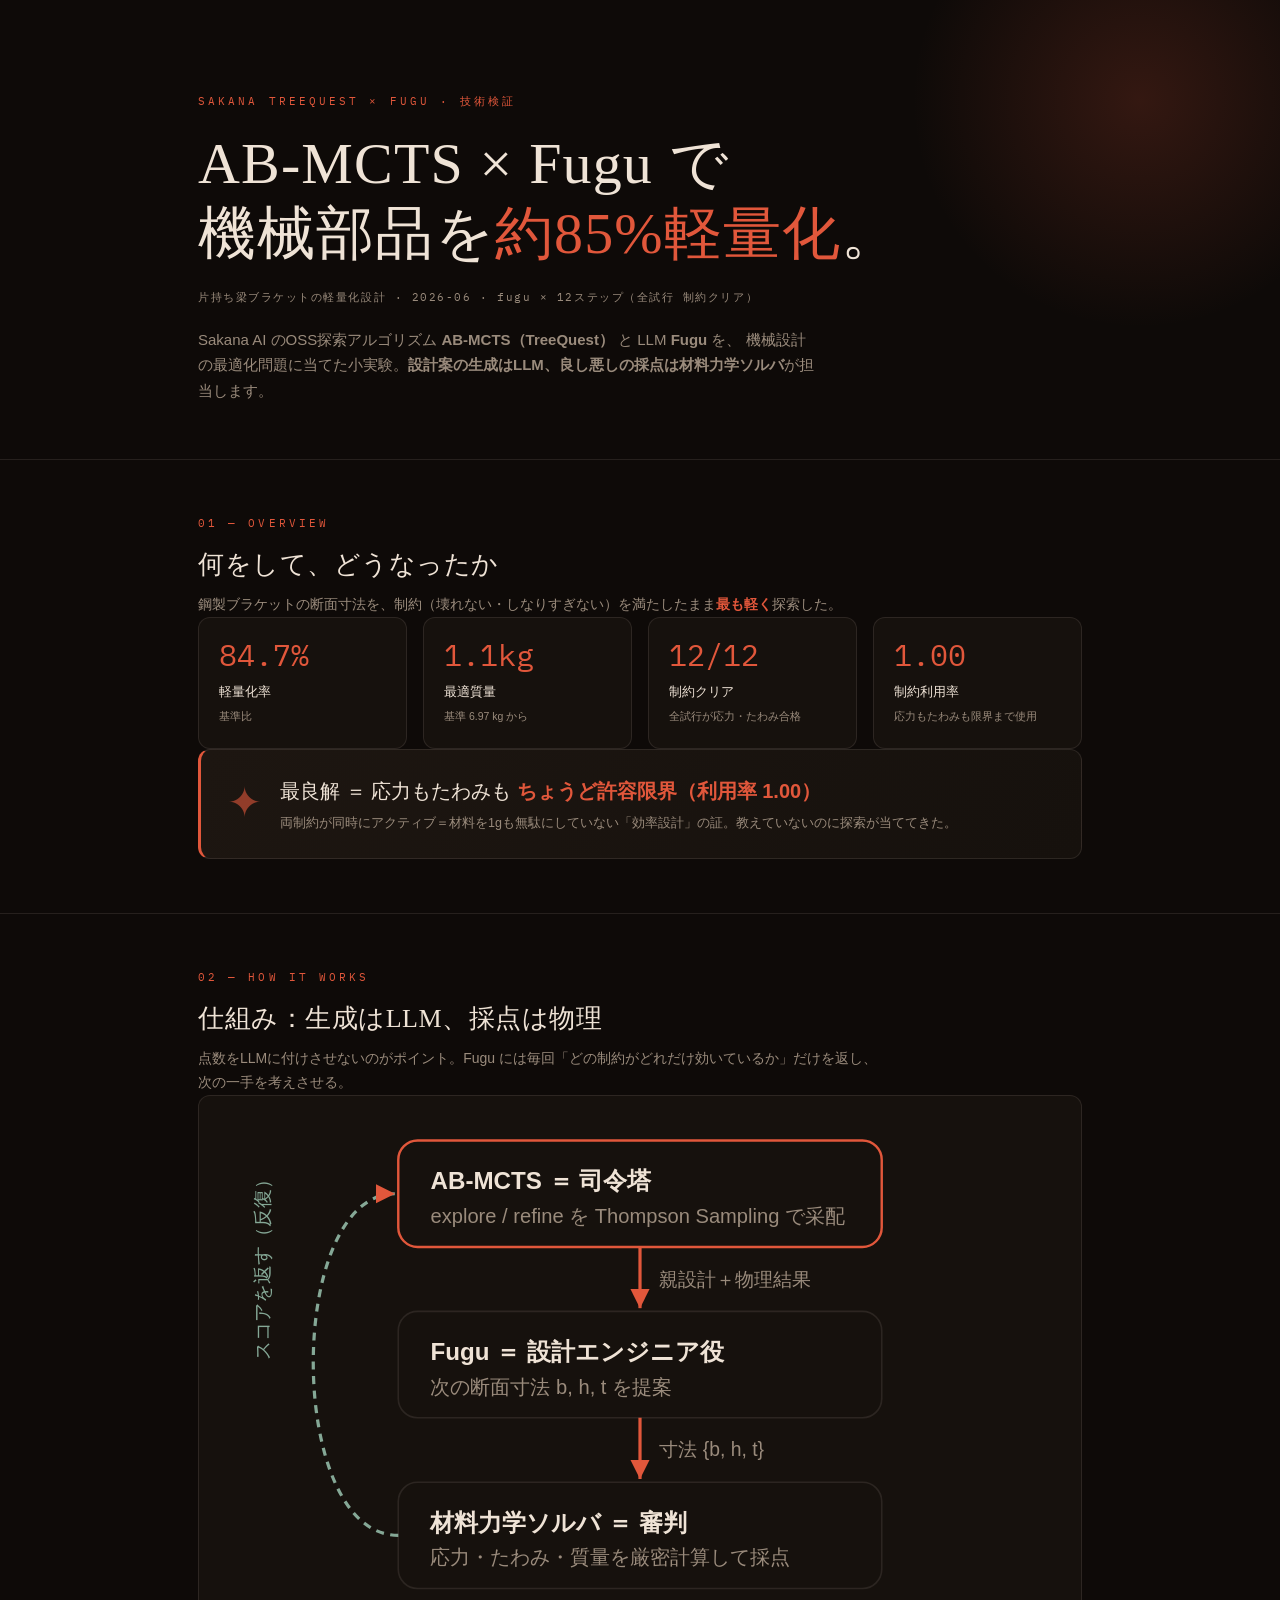
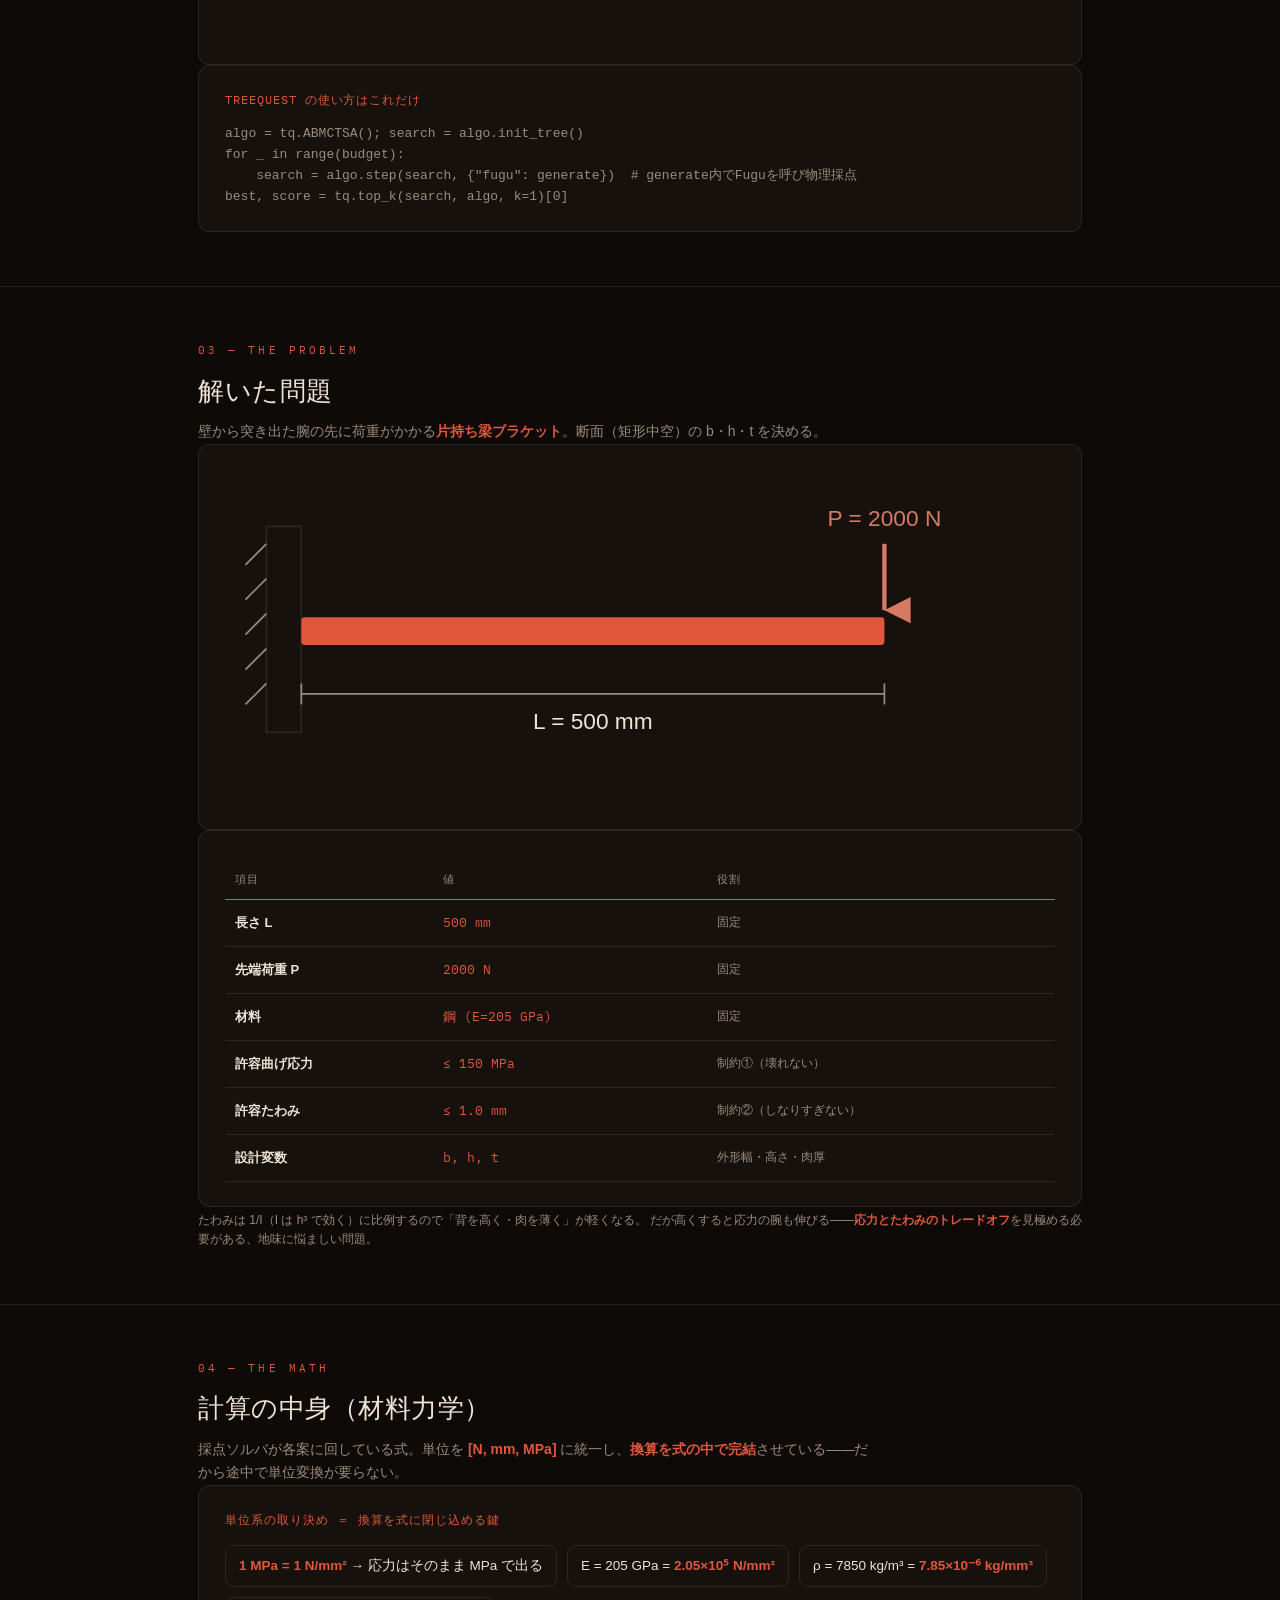
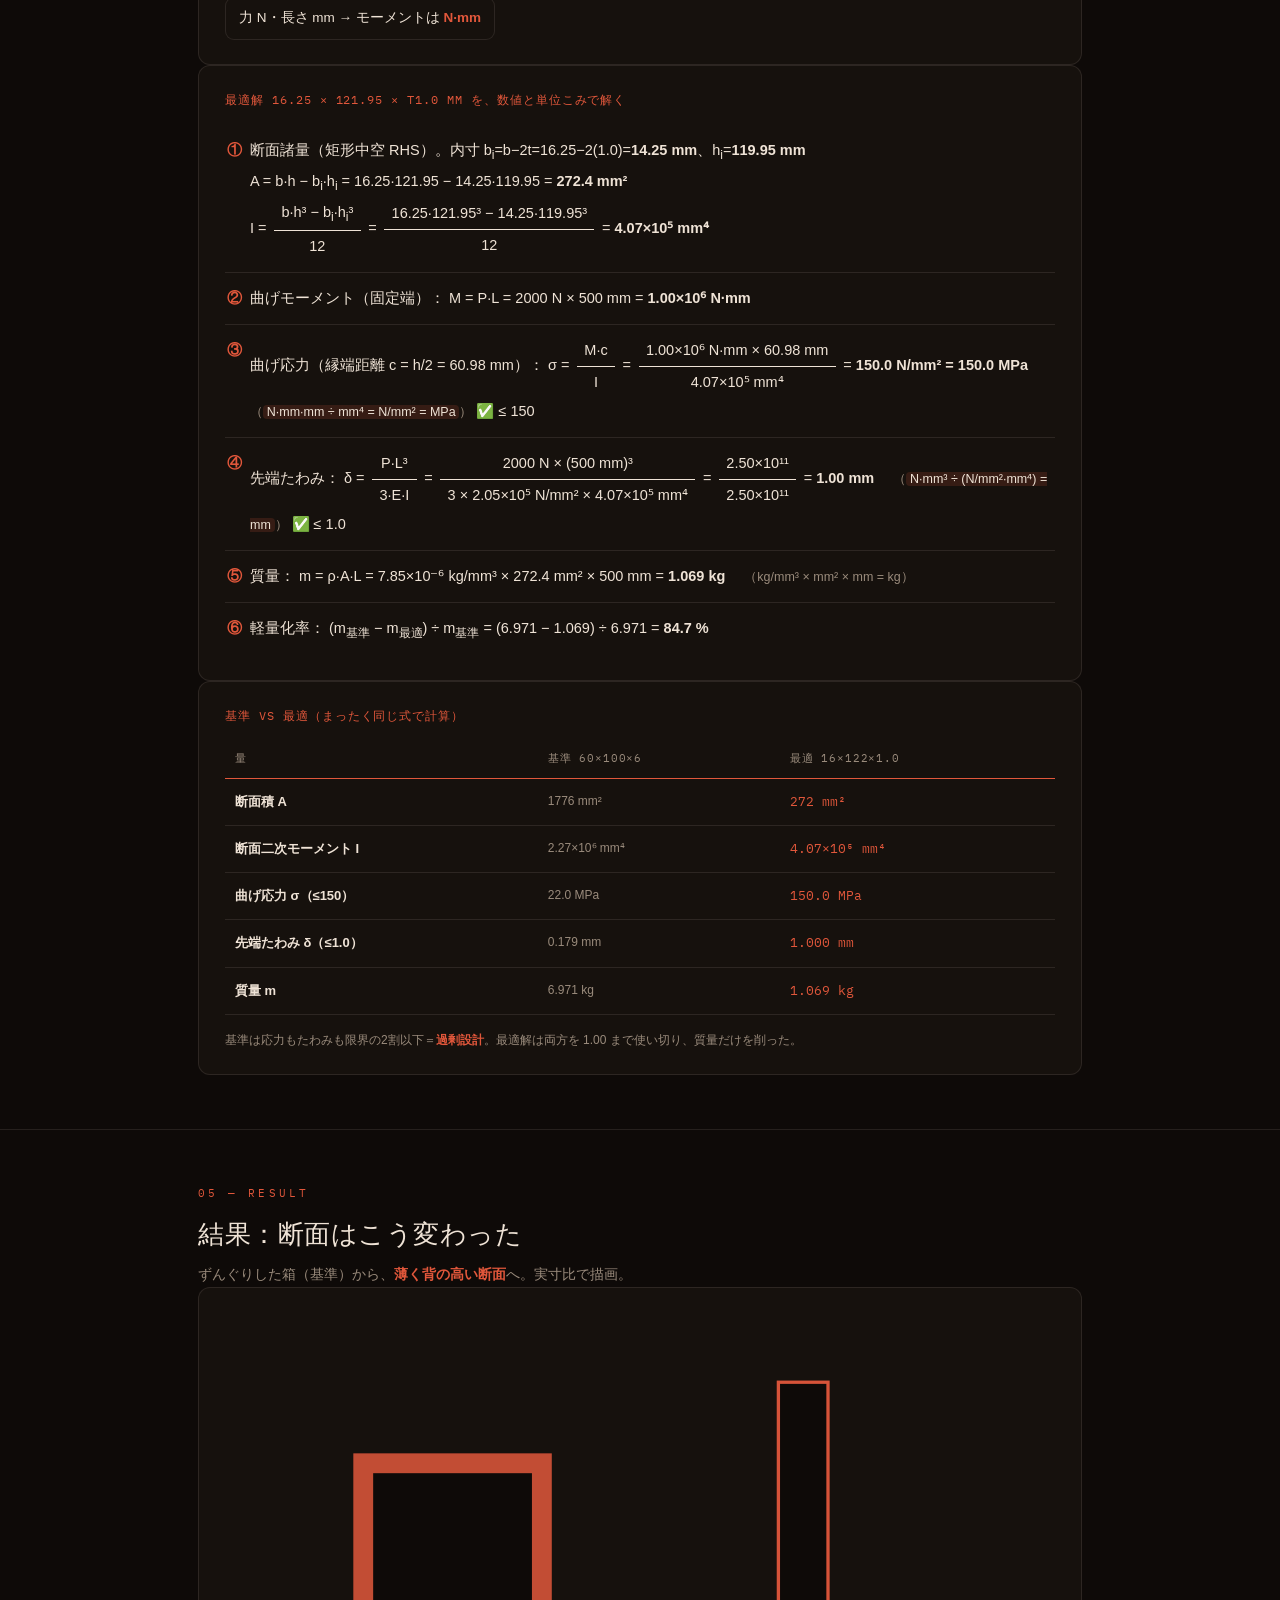
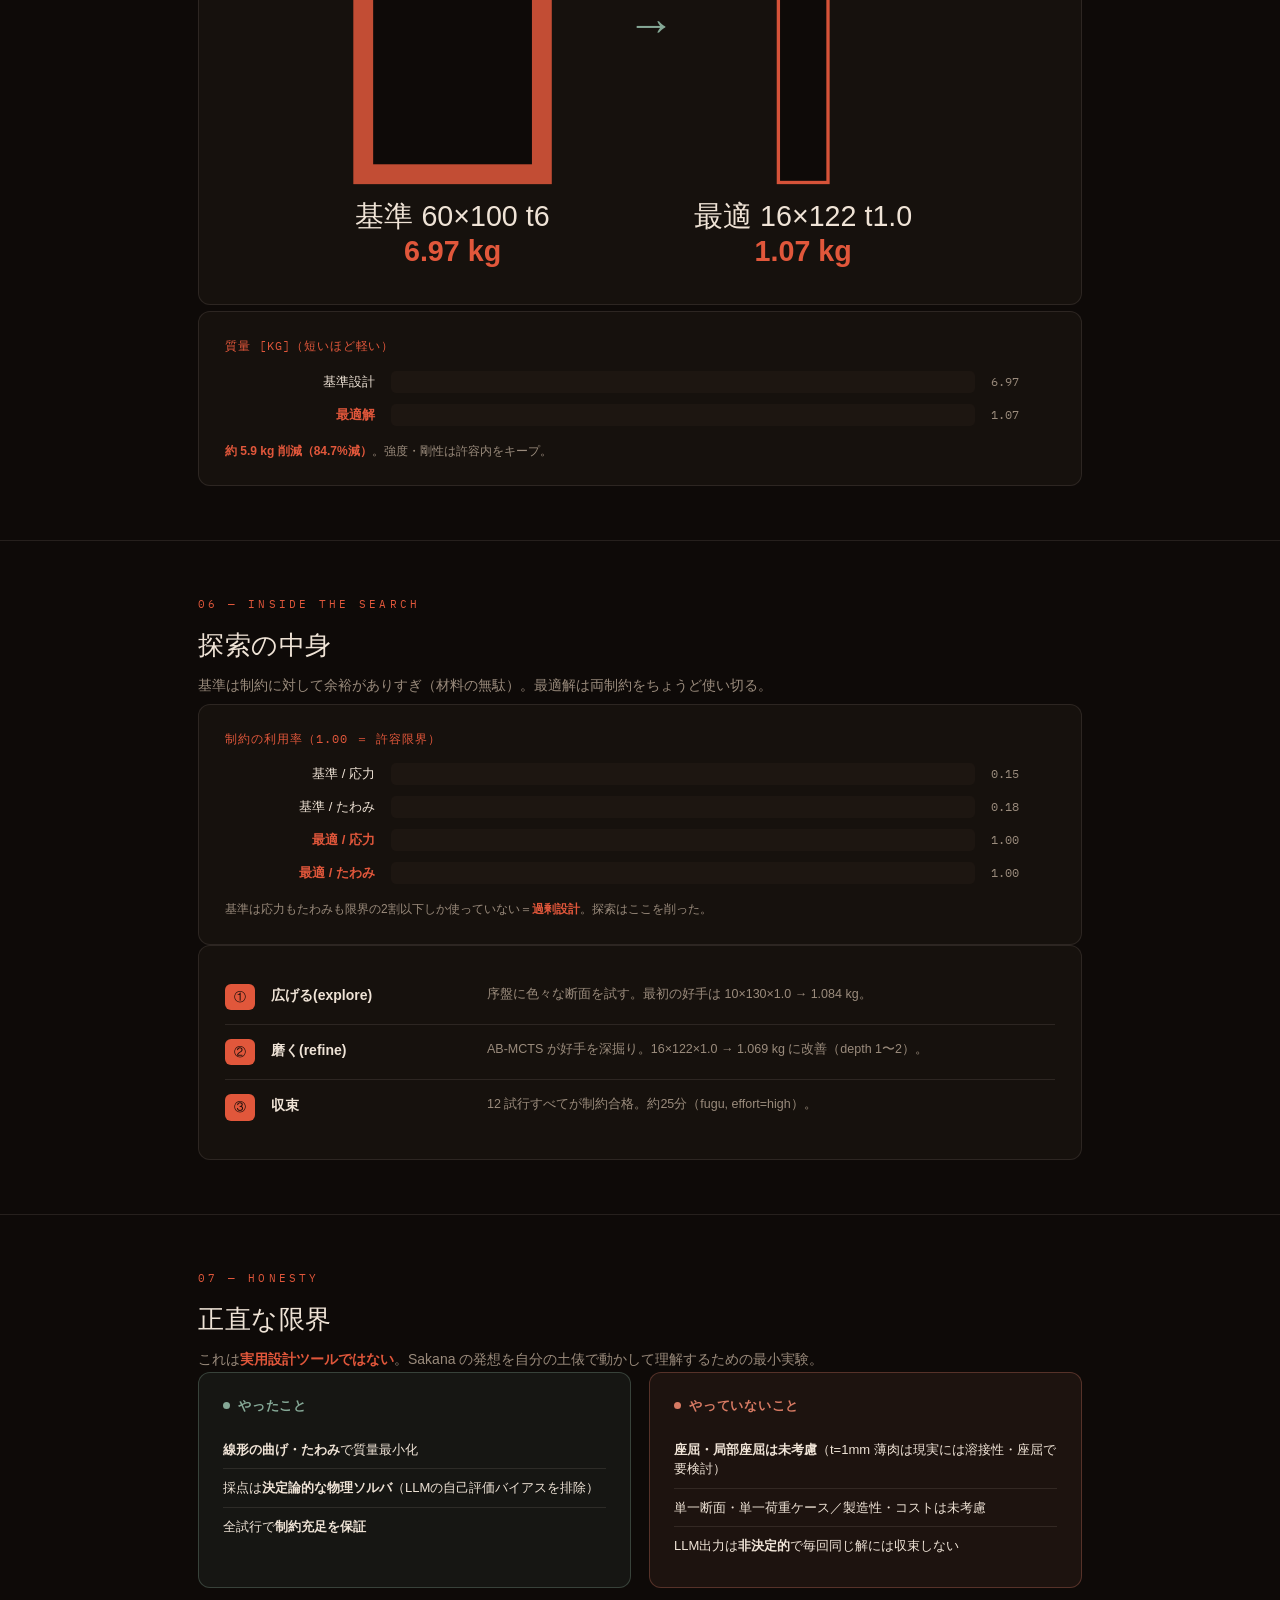
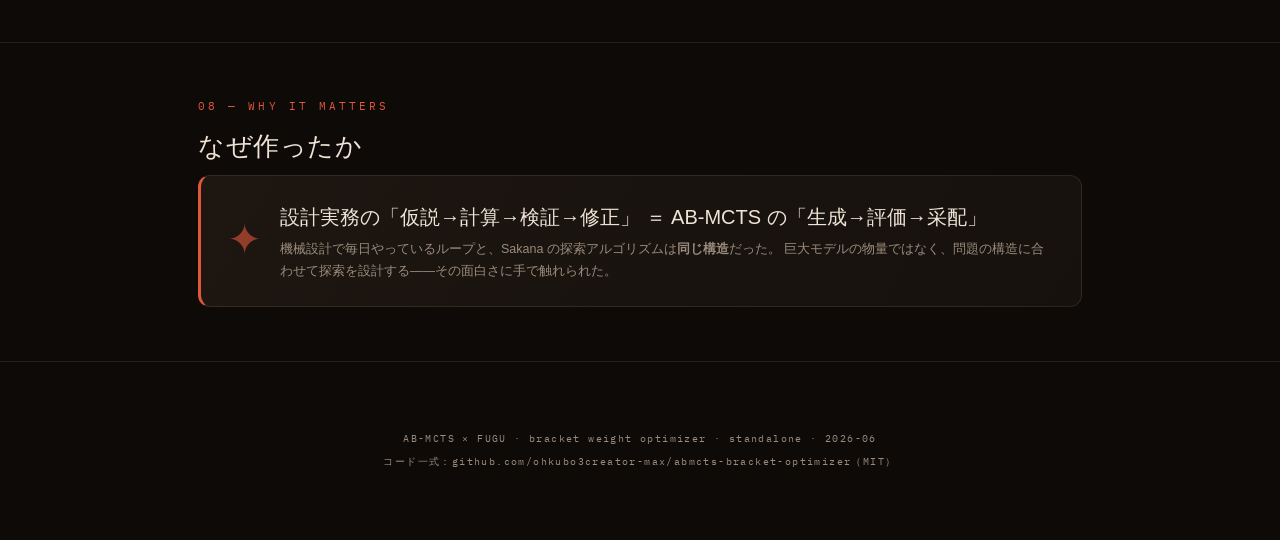
<file: works/abmcts-bracket.html>
<!DOCTYPE html>
<html lang="ja"><head>
<meta charset="utf-8">
<meta name="viewport" content="width=device-width, initial-scale=1">
<title>AB-MCTS × Fugu で機械部品を軽量化</title>
<script>document.documentElement.classList.add('js')</script>
<style>
@font-face{font-family:'PlexMono';src:url([data-uri]) format('truetype');font-display:swap}
@font-face{font-family:'Italiana';src:url([data-uri]) format('truetype');font-display:swap}
@font-face{font-family:'Crimson';src:url([data-uri]) format('truetype');font-display:swap}
:root{
 --bg:#0e0a08;--bg2:#16110d;--bg3:#1d1611;--ink:#efe3d6;--soft:#9a8b7c;--line:rgba(239,227,214,.10);
 --accent:#c89274;--amber:#e0b079;--teal:#85a896;--ng:#d77a63;--accent:#e1573b;--amber:#e1573b;}

*{margin:0;padding:0;box-sizing:border-box}
html{scroll-behavior:smooth}
body{background:var(--bg);color:var(--ink);line-height:1.7;-webkit-font-smoothing:antialiased;
 font-family:'Hiragino Sans','Hiragino Kaku Gothic ProN',-apple-system,BlinkMacSystemFont,'Segoe UI',sans-serif}
.mono{font-family:'PlexMono',ui-monospace,monospace;letter-spacing:.06em}
.serif{font-family:'Crimson',serif} .ital{font-family:'Italiana',serif}
.mincho{font-family:'Hiragino Mincho ProN','Yu Mincho',serif}
.wrap{max-width:940px;margin:0 auto;padding:0 28px}
section{padding:54px 0;border-top:1px solid var(--line)}
.kick{font-family:'PlexMono',monospace;font-size:11px;letter-spacing:.28em;color:var(--accent);text-transform:uppercase}
h2{font-weight:300;font-size:26px;letter-spacing:.02em;margin:10px 0 6px}
.sectlead{color:var(--soft);font-size:14px;max-width:680px} .sectlead b{color:var(--accent);font-weight:600}
.hero{padding:92px 0 56px;position:relative;overflow:hidden}
.hero::before{content:'';position:absolute;top:-160px;right:-120px;width:520px;height:520px;
 background:radial-gradient(circle,color-mix(in srgb,var(--amber) 18%,transparent),transparent 62%);pointer-events:none}
.hero h1{font-weight:300;font-size:clamp(34px,6vw,58px);line-height:1.22;letter-spacing:.02em;margin:18px 0;position:relative}
.hero h1 b{color:var(--amber);font-weight:400}
.hero .meta{font-family:'PlexMono',monospace;font-size:11px;color:var(--soft);letter-spacing:.14em}
.hero .lead{color:var(--soft);font-size:15px;max-width:620px;margin-top:20px}
.stats{display:grid;grid-template-columns:repeat(4,1fr);gap:16px}
.stat{background:var(--bg2);border:1px solid var(--line);border-radius:12px;padding:22px 20px}
.stat .v{font-family:'PlexMono',monospace;font-size:30px;line-height:1;color:var(--amber)}
.stat.warn .v{color:var(--ng)} .stat .l{font-size:12.5px;margin-top:12px} .stat .s{font-size:10.5px;color:var(--soft);margin-top:5px}
.banner{display:flex;gap:18px;align-items:center;background:linear-gradient(120deg,var(--bg3),var(--bg2));
 border:1px solid var(--line);border-left:3px solid var(--accent);border-radius:12px;padding:24px 26px}
.banner .big{font-size:20px;font-weight:300} .banner .big b{color:var(--amber)} .banner .s{font-size:12.5px;color:var(--soft);margin-top:5px}
.banner .mk{font-family:'Italiana',serif;font-size:42px;color:var(--accent);line-height:.8;opacity:.6}
.cols{display:grid;grid-template-columns:1fr 1fr;gap:18px}
.col{border-radius:12px;padding:22px 24px;border:1px solid var(--line)}
.col.good{background:color-mix(in srgb,var(--teal) 8%,transparent);border-color:color-mix(in srgb,var(--teal) 30%,transparent)}
.col.bad{background:color-mix(in srgb,var(--ng) 8%,transparent);border-color:color-mix(in srgb,var(--ng) 30%,transparent)}
.col h3{font-size:13px;letter-spacing:.06em;margin-bottom:14px;display:flex;align-items:center;gap:8px}
.col.good h3{color:var(--teal)} .col.bad h3{color:var(--ng)} .col h3 .d{width:7px;height:7px;border-radius:50%;background:currentColor}
.col li{list-style:none;font-size:13px;padding:9px 0;border-bottom:1px solid var(--line);line-height:1.5} .col li:last-child{border-bottom:none}
.col li b{color:var(--ink);font-weight:600}
.card{background:var(--bg2);border:1px solid var(--line);border-radius:12px;padding:24px 26px}
.ch{font-size:12px;letter-spacing:.08em;color:var(--accent);margin-bottom:14px;font-family:'PlexMono',monospace;text-transform:uppercase}
.chart{margin-top:6px}
.brow{display:flex;align-items:center;gap:16px;margin:11px 0}
.brow .bl{flex:0 0 150px;text-align:right;font-size:13px}
.brow .bt{flex:1;height:22px;background:var(--bg3);border-radius:5px;overflow:hidden}
.brow .bf{height:100%;width:0;border-radius:5px;background:var(--accent);transition:width 1.3s cubic-bezier(.2,.8,.2,1)}
.brow .bv{flex:0 0 64px;font-family:'PlexMono',monospace;font-size:12px;color:var(--soft)}
.brow.lamp .bl{color:var(--amber);font-weight:600} .brow.lamp .bf{background:linear-gradient(90deg,var(--amber),var(--accent))}
.brow.us .bl{color:var(--ng);font-weight:600} .brow.us .bf{background:var(--ng)} .brow .bf.dim{opacity:.5}
.note{font-size:12px;color:var(--soft);margin-top:16px;line-height:1.6} .note b{color:var(--amber)}
.perf{display:grid;grid-template-columns:1fr 1fr;gap:16px}
.pc{background:var(--bg2);border:1px solid var(--line);border-radius:12px;padding:22px}
.pc .v{font-family:'PlexMono',monospace;font-size:32px;color:var(--amber)} .pc .n{font-size:13px;margin-top:6px} .pc .k{font-size:11px;color:var(--soft);margin-top:3px}
.lev{display:flex;gap:16px;align-items:flex-start;padding:14px 0;border-bottom:1px solid var(--line)} .lev:last-child{border-bottom:none}
.lev .n{font-family:'PlexMono',monospace;font-size:12px;color:var(--bg);background:var(--accent);border-radius:6px;padding:3px 9px;flex:0 0 auto}
.lev .lt{flex:0 0 200px;font-size:14px;font-weight:600} .lev .ld{flex:1;font-size:12.5px;color:var(--soft)}
table{width:100%;border-collapse:collapse;font-size:13px;margin-top:6px}
th{text-align:left;font-family:'PlexMono',monospace;font-size:10.5px;letter-spacing:.08em;color:var(--soft);font-weight:400;padding:10px;border-bottom:1px solid var(--accent)}
td{padding:12px 10px;border-bottom:1px solid var(--line);vertical-align:top}
td.k{font-weight:600} td.v{font-family:'PlexMono',monospace;color:var(--amber)} td.n{color:var(--soft);font-size:12px}
footer{padding:50px 0 70px;border-top:1px solid var(--line);text-align:center}
footer .cr{margin-top:18px;font-family:'PlexMono',monospace;font-size:10px;letter-spacing:.14em;color:var(--soft)}
.reveal{transition:opacity .7s ease,transform .7s ease}
.js .reveal{opacity:0;transform:translateY(18px)} .reveal.in{opacity:1;transform:none}
@media(max-width:720px){.stats{grid-template-columns:1fr 1fr}.cols,.perf{grid-template-columns:1fr}
 .lev{flex-wrap:wrap}.lev .lt{flex-basis:100%}.brow .bl{flex-basis:96px;font-size:11px}.banner{flex-direction:column;align-items:flex-start}}


svg text.bx{fill:var(--ink);font-size:15px;font-weight:700}
svg text.bs{fill:var(--soft);font-size:12.5px}
svg text.ed{fill:var(--soft);font-size:12px}
svg text.lblc{fill:var(--ink);font-size:13px;text-anchor:middle}
.card pre code{font-family:'SFMono-Regular',Consolas,monospace}
/* 計算セクション（途中式・分数・単位系） */
.calc{overflow-x:auto}
.calc .frow{display:flex;gap:.55em;align-items:flex-start;padding:11px 2px;border-bottom:1px solid var(--line);font-size:14.5px;line-height:2}
.calc .frow:last-child{border-bottom:0}
.calc .lbl{flex:none;color:var(--accent);font-weight:700}
.calc .ft{flex:1;min-width:0}
.calc .sub2{color:var(--soft);font-size:12.5px}
.calc b{color:var(--ink)}
.frac{display:inline-flex;flex-direction:column;text-align:center;vertical-align:middle;margin:0 .25em}
.frac .nu{border-bottom:1.5px solid currentColor;padding:0 .5em 1px}
.frac .de{padding:1px .5em 0}
.usys{display:flex;flex-wrap:wrap;gap:10px;margin-top:6px}
.usys .u{background:var(--bg2);border:1px solid var(--line);border-radius:9px;padding:9px 13px;font-size:13.5px}
.usys .u b{color:var(--accent)}
.calc mark{background:rgba(225,87,59,.16);color:var(--ink);padding:0 .3em;border-radius:4px}

</style></head>
<body>

<header class="hero"><div class="wrap reveal">
  <div class="kick">SAKANA TREEQUEST × FUGU · 技術検証</div>
  <h1 class="mincho">AB-MCTS × Fugu で<br>機械部品を<b>約85%軽量化</b>。</h1>
  <div class="meta">片持ち梁ブラケットの軽量化設計 · 2026-06 · fugu × 12ステップ（全試行 制約クリア）</div>
  <p class="lead">Sakana AI のOSS探索アルゴリズム <b>AB-MCTS（TreeQuest）</b> と LLM <b>Fugu</b> を、
  機械設計の最適化問題に当てた小実験。<b>設計案の生成はLLM、良し悪しの採点は材料力学ソルバ</b>が担当します。</p>
</div></header>

<section><div class="wrap">
  <div class="reveal"><div class="kick">01 — Overview</div><h2 class="mincho">何をして、どうなったか</h2>
    <p class="sectlead">鋼製ブラケットの断面寸法を、制約（壊れない・しなりすぎない）を満たしたまま<b>最も軽く</b>探索した。</p></div>
  <div class="stats reveal">
    <div class="stat"><div class="v num" data-to="84.7" data-suffix="%">0</div><div class="l">軽量化率</div><div class="s">基準比</div></div>
    <div class="stat"><div class="v num" data-to="1.07" data-suffix="kg">0</div><div class="l">最適質量</div><div class="s">基準 6.97 kg から</div></div>
    <div class="stat"><div class="v">12/12</div><div class="l">制約クリア</div><div class="s">全試行が応力・たわみ合格</div></div>
    <div class="stat"><div class="v">1.00</div><div class="l">制約利用率</div><div class="s">応力もたわみも限界まで使用</div></div>
  </div>
  <div class="banner reveal"><div class="mk ital">✦</div>
    <div><div class="big">最良解 ＝ 応力もたわみも <b>ちょうど許容限界（利用率 1.00）</b></div>
    <div class="s">両制約が同時にアクティブ＝材料を1gも無駄にしていない「効率設計」の証。教えていないのに探索が当ててきた。</div></div></div>
</div></section>

<section><div class="wrap">
  <div class="reveal"><div class="kick">02 — How it works</div><h2 class="mincho">仕組み：生成はLLM、採点は物理</h2>
    <p class="sectlead">点数をLLMに付けさせないのがポイント。Fugu には毎回「どの制約がどれだけ効いているか」だけを返し、次の一手を考えさせる。</p></div>
  <div class="card reveal" style="padding:22px">
<svg viewBox="0 0 520 320" width="100%" role="img" aria-label="AB-MCTS・Fugu・物理ソルバの分業フロー">
  <defs><marker id="ar" markerWidth="9" markerHeight="9" refX="6" refY="3" orient="auto">
    <path d="M0,0 L6,3 L0,6 Z" fill="var(--accent)"/></marker></defs>
  <!-- box1 -->
  <rect x="110" y="14" width="300" height="66" rx="12" fill="var(--bg2)" stroke="var(--accent)" stroke-width="1.5"/>
  <text x="130" y="44" class="bx">AB-MCTS ＝ 司令塔</text>
  <text x="130" y="65" class="bs">explore / refine を Thompson Sampling で采配</text>
  <!-- box2 -->
  <rect x="110" y="120" width="300" height="66" rx="12" fill="var(--bg2)" stroke="var(--line)"/>
  <text x="130" y="150" class="bx">Fugu ＝ 設計エンジニア役</text>
  <text x="130" y="171" class="bs">次の断面寸法 b, h, t を提案</text>
  <!-- box3 -->
  <rect x="110" y="226" width="300" height="66" rx="12" fill="var(--bg2)" stroke="var(--line)"/>
  <text x="130" y="256" class="bx">材料力学ソルバ ＝ 審判</text>
  <text x="130" y="277" class="bs">応力・たわみ・質量を厳密計算して採点</text>
  <!-- arrows down -->
  <line x1="260" y1="80" x2="260" y2="118" stroke="var(--accent)" stroke-width="2" marker-end="url(#ar)"/>
  <text x="272" y="104" class="ed">親設計＋物理結果</text>
  <line x1="260" y1="186" x2="260" y2="224" stroke="var(--accent)" stroke-width="2" marker-end="url(#ar)"/>
  <text x="272" y="210" class="ed">寸法 {b, h, t}</text>
  <!-- loop back -->
  <path d="M110,259 C40,259 40,47 108,47" fill="none" stroke="var(--teal)" stroke-width="2"
        stroke-dasharray="5 4" marker-end="url(#ar)"/>
  <text x="30" y="150" class="ed" transform="rotate(-90 30 150)" style="fill:var(--teal)">スコアを返す（反復）</text>
</svg></div>
  <div class="card reveal"><div class="ch">TreeQuest の使い方はこれだけ</div>
  <pre style="margin:0;overflow-x:auto;font-size:13px;line-height:1.6;color:var(--soft)"><code>algo = tq.ABMCTSA(); search = algo.init_tree()
for _ in range(budget):
    search = algo.step(search, {"fugu": generate})  # generate内でFuguを呼び物理採点
best, score = tq.top_k(search, algo, k=1)[0]</code></pre></div>
</div></section>

<section><div class="wrap">
  <div class="reveal"><div class="kick">03 — The problem</div><h2 class="mincho">解いた問題</h2>
    <p class="sectlead">壁から突き出た腕の先に荷重がかかる<b>片持ち梁ブラケット</b>。断面（矩形中空）の b・h・t を決める。</p></div>
  <div class="card reveal" style="padding:22px">
<svg viewBox="0 0 480 190" width="100%" role="img" aria-label="片持ち梁ブラケットと先端荷重">
  <defs><marker id="ad" markerWidth="9" markerHeight="9" refX="3" refY="6" orient="auto">
    <path d="M0,0 L6,0 L3,6 Z" fill="var(--ng)"/></marker></defs>
  <!-- wall (fixed support) -->
  <rect x="26" y="34" width="20" height="118" fill="var(--bg2)" stroke="var(--line)"/>
  <g stroke="var(--soft)" stroke-width="1">
    <line x1="26" y1="44" x2="14" y2="56"/><line x1="26" y1="64" x2="14" y2="76"/>
    <line x1="26" y1="84" x2="14" y2="96"/><line x1="26" y1="104" x2="14" y2="116"/>
    <line x1="26" y1="124" x2="14" y2="136"/>
  </g>
  <!-- beam -->
  <rect x="46" y="86" width="334" height="16" rx="2" fill="var(--accent)"/>
  <!-- load arrow at tip -->
  <line x1="380" y1="44" x2="380" y2="82" stroke="var(--ng)" stroke-width="2.5" marker-end="url(#ad)"/>
  <text x="380" y="34" class="lblc" style="fill:var(--ng)">P = 2000 N</text>
  <!-- length dim -->
  <line x1="46" y1="130" x2="380" y2="130" stroke="var(--soft)" stroke-width="1"/>
  <line x1="46" y1="124" x2="46" y2="136" stroke="var(--soft)" stroke-width="1"/>
  <line x1="380" y1="124" x2="380" y2="136" stroke="var(--soft)" stroke-width="1"/>
  <text x="213" y="150" class="lblc">L = 500 mm</text>
</svg></div>
  <div class="card reveal"><table>
    <tr><th>項目</th><th>値</th><th>役割</th></tr>
    <tr><td class="k">長さ L</td><td class="v">500 mm</td><td class="n">固定</td></tr>
    <tr><td class="k">先端荷重 P</td><td class="v">2000 N</td><td class="n">固定</td></tr>
    <tr><td class="k">材料</td><td class="v">鋼 (E=205 GPa)</td><td class="n">固定</td></tr>
    <tr><td class="k">許容曲げ応力</td><td class="v">≤ 150 MPa</td><td class="n">制約①（壊れない）</td></tr>
    <tr><td class="k">許容たわみ</td><td class="v">≤ 1.0 mm</td><td class="n">制約②（しなりすぎない）</td></tr>
    <tr><td class="k">設計変数</td><td class="v">b, h, t</td><td class="n">外形幅・高さ・肉厚</td></tr>
  </table></div>
  <div class="note reveal" style="margin-top:4px">たわみは 1/I（I は h³ で効く）に比例するので「背を高く・肉を薄く」が軽くなる。
  だが高くすると応力の腕も伸びる——<b>応力とたわみのトレードオフ</b>を見極める必要がある、地味に悩ましい問題。</div>
</div></section>

<section><div class="wrap">
  <div class="reveal"><div class="kick">04 — The math</div><h2 class="mincho">計算の中身（材料力学）</h2>
    <p class="sectlead">採点ソルバが各案に回している式。単位を <b>[N, mm, MPa]</b> に統一し、<b>換算を式の中で完結</b>させている——だから途中で単位変換が要らない。</p></div>

  <div class="card reveal"><div class="ch">単位系の取り決め ＝ 換算を式に閉じ込める鍵</div>
    <div class="usys">
      <div class="u"><b>1 MPa = 1 N/mm²</b> → 応力はそのまま MPa で出る</div>
      <div class="u">E = 205 GPa = <b>2.05×10⁵ N/mm²</b></div>
      <div class="u">ρ = 7850 kg/m³ = <b>7.85×10⁻⁶ kg/mm³</b></div>
      <div class="u">力 N・長さ mm → モーメントは <b>N·mm</b></div>
    </div></div>

  <div class="card calc reveal"><div class="ch">最適解 16.25 × 121.95 × t1.0 mm を、数値と単位こみで解く</div>
    <div class="frow"><span class="lbl">①</span><span class="ft">断面諸量（矩形中空 RHS）。内寸 b<sub>i</sub>=b−2t=16.25−2(1.0)=<b>14.25 mm</b>、h<sub>i</sub>=<b>119.95 mm</b><br>
      A = b·h − b<sub>i</sub>·h<sub>i</sub> = 16.25·121.95 − 14.25·119.95 = <b>272.4 mm²</b><br>
      I = <span class="frac"><span class="nu">b·h³ − b<sub>i</sub>·h<sub>i</sub>³</span><span class="de">12</span></span> =
      <span class="frac"><span class="nu">16.25·121.95³ − 14.25·119.95³</span><span class="de">12</span></span> = <b>4.07×10⁵ mm⁴</b></span></div>

    <div class="frow"><span class="lbl">②</span><span class="ft">曲げモーメント（固定端）： M = P·L = 2000 N × 500 mm = <b>1.00×10⁶ N·mm</b></span></div>

    <div class="frow"><span class="lbl">③</span><span class="ft">曲げ応力（縁端距離 c = h/2 = 60.98 mm）：
      σ = <span class="frac"><span class="nu">M·c</span><span class="de">I</span></span> =
      <span class="frac"><span class="nu">1.00×10⁶ N·mm × 60.98 mm</span><span class="de">4.07×10⁵ mm⁴</span></span>
      = <b>150.0 N/mm² = 150.0 MPa</b>　<span class="sub2">（<mark>N·mm·mm ÷ mm⁴ = N/mm² = MPa</mark>）</span> ✅ ≤ 150</span></div>

    <div class="frow"><span class="lbl">④</span><span class="ft">先端たわみ：
      δ = <span class="frac"><span class="nu">P·L³</span><span class="de">3·E·I</span></span> =
      <span class="frac"><span class="nu">2000 N × (500 mm)³</span><span class="de">3 × 2.05×10⁵ N/mm² × 4.07×10⁵ mm⁴</span></span>
      = <span class="frac"><span class="nu">2.50×10¹¹</span><span class="de">2.50×10¹¹</span></span> = <b>1.00 mm</b>
      　<span class="sub2">（<mark>N·mm³ ÷ (N/mm²·mm⁴) = mm</mark>）</span> ✅ ≤ 1.0</span></div>

    <div class="frow"><span class="lbl">⑤</span><span class="ft">質量： m = ρ·A·L = 7.85×10⁻⁶ kg/mm³ × 272.4 mm² × 500 mm = <b>1.069 kg</b>
      　<span class="sub2">（kg/mm³ × mm² × mm = kg）</span></span></div>

    <div class="frow"><span class="lbl">⑥</span><span class="ft">軽量化率： (m<sub>基準</sub> − m<sub>最適</sub>) ÷ m<sub>基準</sub> = (6.971 − 1.069) ÷ 6.971 = <b>84.7 %</b></span></div>
  </div>

  <div class="card reveal"><div class="ch">基準 vs 最適（まったく同じ式で計算）</div><table>
    <tr><th>量</th><th>基準 60×100×6</th><th>最適 16×122×1.0</th></tr>
    <tr><td class="k">断面積 A</td><td class="n">1776 mm²</td><td class="v">272 mm²</td></tr>
    <tr><td class="k">断面二次モーメント I</td><td class="n">2.27×10⁶ mm⁴</td><td class="v">4.07×10⁵ mm⁴</td></tr>
    <tr><td class="k">曲げ応力 σ（≤150）</td><td class="n">22.0 MPa</td><td class="v">150.0 MPa</td></tr>
    <tr><td class="k">先端たわみ δ（≤1.0）</td><td class="n">0.179 mm</td><td class="v">1.000 mm</td></tr>
    <tr><td class="k">質量 m</td><td class="n">6.971 kg</td><td class="v">1.069 kg</td></tr>
  </table>
  <div class="note">基準は応力もたわみも限界の2割以下＝<b>過剰設計</b>。最適解は両方を 1.00 まで使い切り、質量だけを削った。</div></div>
</div></section>

<section><div class="wrap">
  <div class="reveal"><div class="kick">05 — Result</div><h2 class="mincho">結果：断面はこう変わった</h2>
    <p class="sectlead">ずんぐりした箱（基準）から、<b>薄く背の高い断面</b>へ。実寸比で描画。</p></div>
  <div class="card reveal" style="padding:22px">
<svg viewBox="0 0 380 256" width="100%" role="img" aria-label="基準断面と最適断面の実寸比較">
  <!-- baseline 60x100x6 -->
  <rect x="60" y="65" width="90" height="150" fill="var(--accent)" fill-opacity="0.85"/>
  <rect x="69" y="74" width="72" height="132" fill="var(--bg)"/>
  <text x="105" y="234" class="lblc">基準 60×100  t6</text>
  <text x="105" y="250" class="lblc" style="fill:var(--accent);font-weight:700">6.97 kg</text>
  <!-- optimized 16x122x1 -->
  <rect x="252" y="32" width="24" height="183" fill="var(--amber)" fill-opacity="0.95"/>
  <rect x="253.5" y="33.5" width="21" height="180" fill="var(--bg)"/>
  <text x="264" y="234" class="lblc">最適 16×122  t1.0</text>
  <text x="264" y="250" class="lblc" style="fill:var(--amber);font-weight:700">1.07 kg</text>
  <!-- arrow between -->
  <text x="195" y="150" class="lblc" style="fill:var(--teal);font-size:22px">→</text>
</svg></div>
  <div class="card chart reveal"><div class="ch">質量 [kg]（短いほど軽い）</div>
    <div class="brow"><span class="bl">基準設計</span><span class="bt"><span class="bf dim" data-w="100"></span></span><span class="bv">6.97</span></div>
    <div class="brow lamp"><span class="bl">最適解</span><span class="bt"><span class="bf" data-w="15.3"></span></span><span class="bv">1.07</span></div>
    <div class="note"><b>約 5.9 kg 削減（84.7%減）</b>。強度・剛性は許容内をキープ。</div></div>
</div></section>

<section><div class="wrap">
  <div class="reveal"><div class="kick">06 — Inside the search</div><h2 class="mincho">探索の中身</h2>
    <p class="sectlead">基準は制約に対して余裕がありすぎ（材料の無駄）。最適解は両制約をちょうど使い切る。</p></div>
  <div class="card chart reveal"><div class="ch">制約の利用率（1.00 ＝ 許容限界）</div>
    <div class="brow"><span class="bl">基準 / 応力</span><span class="bt"><span class="bf dim" data-w="15"></span></span><span class="bv">0.15</span></div>
    <div class="brow"><span class="bl">基準 / たわみ</span><span class="bt"><span class="bf dim" data-w="18"></span></span><span class="bv">0.18</span></div>
    <div class="brow lamp"><span class="bl">最適 / 応力</span><span class="bt"><span class="bf" data-w="100"></span></span><span class="bv">1.00</span></div>
    <div class="brow lamp"><span class="bl">最適 / たわみ</span><span class="bt"><span class="bf" data-w="100"></span></span><span class="bv">1.00</span></div>
    <div class="note">基準は応力もたわみも限界の2割以下しか使っていない＝<b>過剰設計</b>。探索はここを削った。</div></div>
  <div class="card reveal">
    <div class="lev"><span class="n">①</span><span class="lt">広げる(explore)</span><span class="ld">序盤に色々な断面を試す。最初の好手は 10×130×1.0 → 1.084 kg。</span></div>
    <div class="lev"><span class="n">②</span><span class="lt">磨く(refine)</span><span class="ld">AB-MCTS が好手を深掘り。16×122×1.0 → 1.069 kg に改善（depth 1〜2）。</span></div>
    <div class="lev"><span class="n">③</span><span class="lt">収束</span><span class="ld">12 試行すべてが制約合格。約25分（fugu, effort=high）。</span></div>
  </div>
</div></section>

<section><div class="wrap">
  <div class="reveal"><div class="kick">07 — Honesty</div><h2 class="mincho">正直な限界</h2>
    <p class="sectlead">これは<b>実用設計ツールではない</b>。Sakana の発想を自分の土俵で動かして理解するための最小実験。</p></div>
  <div class="cols reveal">
    <div class="col good"><h3><span class="d"></span>やったこと</h3>
      <li><b>線形の曲げ・たわみ</b>で質量最小化</li>
      <li>採点は<b>決定論的な物理ソルバ</b>（LLMの自己評価バイアスを排除）</li>
      <li>全試行で<b>制約充足を保証</b></li></div>
    <div class="col bad"><h3><span class="d"></span>やっていないこと</h3>
      <li><b>座屈・局部座屈は未考慮</b>（t=1mm 薄肉は現実には溶接性・座屈で要検討）</li>
      <li>単一断面・単一荷重ケース／製造性・コストは未考慮</li>
      <li>LLM出力は<b>非決定的</b>で毎回同じ解には収束しない</li></div>
  </div>
</div></section>

<section><div class="wrap">
  <div class="reveal"><div class="kick">08 — Why it matters</div><h2 class="mincho">なぜ作ったか</h2></div>
  <div class="banner reveal"><div class="mk ital">✦</div>
    <div><div class="big">設計実務の「仮説→計算→検証→修正」 ＝ AB-MCTS の「生成→評価→采配」</div>
    <div class="s">機械設計で毎日やっているループと、Sakana の探索アルゴリズムは<b>同じ構造</b>だった。
    巨大モデルの物量ではなく、問題の構造に合わせて探索を設計する——その面白さに手で触れられた。</div></div></div>
</div></section>

<footer><div class="wrap reveal">
  <div class="cr">AB-MCTS × FUGU · bracket weight optimizer · standalone · 2026-06</div>
  <div class="cr" style="margin-top:6px">コード一式：github.com/ohkubo3creator-max/abmcts-bracket-optimizer（MIT）</div>
</div></footer>

<script>
(function(){
 function animate(root){
  root.querySelectorAll('.bf[data-w]').forEach(function(b){requestAnimationFrame(function(){b.style.width=b.getAttribute('data-w')+'%';});});
  root.querySelectorAll('.num[data-to]').forEach(countup);
 }
 function reveal(el){if(el.classList.contains('in'))return;el.classList.add('in');animate(el);}
 var els=document.querySelectorAll('.reveal');
 var io=('IntersectionObserver' in window)?new IntersectionObserver(function(es){
   es.forEach(function(e){if(e.isIntersecting){reveal(e.target);io.unobserve(e.target);}});},{threshold:.16}):null;
 if(io)els.forEach(function(el){io.observe(el);});
 function initialPass(){var vh=window.innerHeight||800;els.forEach(function(el){if(el.getBoundingClientRect().top<vh*1.05)reveal(el);});}
 initialPass();window.addEventListener('load',initialPass);
 setTimeout(function(){els.forEach(reveal);},2200);             // safety net
 function countup(el){
  var to=parseFloat(el.getAttribute('data-to')),suf=el.getAttribute('data-suffix')||'',dec=(to%1!==0)?1:0,dur=1100,t0=null;
  function step(ts){if(!t0)t0=ts;var p=Math.min((ts-t0)/dur,1),e=1-Math.pow(1-p,3),v=to*e;
   el.textContent=(dec?v.toFixed(1):Math.round(v).toLocaleString())+suf;
   if(p<1)requestAnimationFrame(step);else el.textContent=(dec?to.toFixed(1):Math.round(to).toLocaleString())+suf;}
  requestAnimationFrame(step);
 }
})();
</script>
</body></html>
</file>
<file: css/style.css>
/* =========================================================
   翔啓 / Shokei — AI Development Portfolio
   和エディトリアル × パステルオレンジ
   （オシャレ＝白基調・明朝・余白 / エネルギッシュ＝鮮やかな橙アクセント）
   ========================================================= */

:root {
  --bg: #fffaf4;
  --text: #2e2620;
  --muted: #b1a092;
  --soft: #6f6055;
  --border: #f2e7da;
  --accent: #f97a3c;
  --accent-deep: #ea6224;
  --grad: linear-gradient(115deg, #ff7d3e 0%, #ffa557 100%);
}

* { margin: 0; padding: 0; box-sizing: border-box; }
html { scroll-behavior: smooth; scroll-padding-top: 80px; }

body {
  font-family: 'Yu Mincho', 'YuMincho', 'Hiragino Mincho ProN', 'Hiragino Mincho Pro', serif;
  background: var(--bg);
  color: var(--text);
  line-height: 2;
  letter-spacing: 0.06em;
  -webkit-font-smoothing: antialiased;
}
body::before {
  content: "";
  position: fixed;
  inset: 0;
  z-index: -1;
  background:
    radial-gradient(46% 38% at 6% -2%, rgba(249, 122, 60, 0.10), transparent 70%),
    radial-gradient(40% 34% at 100% 4%, rgba(255, 165, 87, 0.10), transparent 70%);
  pointer-events: none;
}

img { max-width: 100%; display: block; }
a { color: inherit; }

.en { font-family: 'Helvetica Neue', 'Arial', sans-serif; letter-spacing: 0.18em; }

/* ─── NAV ─── */
nav {
  position: fixed;
  top: 0; left: 0; right: 0;
  z-index: 100;
  display: flex;
  justify-content: space-between;
  align-items: center;
  padding: 1.5rem 5%;
  background: rgba(255, 250, 244, 0.9);
  backdrop-filter: blur(8px);
  -webkit-backdrop-filter: blur(8px);
}
nav .logo { font-size: 1.15rem; letter-spacing: 0.22em; text-decoration: none; color: var(--text); }
nav .logo small { display: block; font-size: 0.58rem; color: var(--accent); letter-spacing: 0.25em; }
nav ul { list-style: none; display: flex; gap: 2.6rem; }
nav ul a {
  text-decoration: none;
  color: var(--text);
  font-size: 0.74rem;
  letter-spacing: 0.2em;
  text-transform: uppercase;
  transition: color 0.25s;
}
nav ul a:hover { color: var(--accent); }

@media (max-width: 760px) {
  nav { padding: 1.1rem 5%; }
  nav ul { gap: 1rem; }
  nav ul a { font-size: 0.6rem; letter-spacing: 0.12em; }
  nav .logo { font-size: 1rem; }
}

/* ─── HERO ─── */
#top {
  height: 100vh;
  min-height: 560px;
  position: relative;
  display: flex;
  align-items: center;
  justify-content: center;
  overflow: hidden;
}
.hero-bg {
  position: absolute;
  inset: 0;
  display: grid;
  grid-template-columns: repeat(4, 1fr);
  grid-template-rows: repeat(3, 1fr);
  gap: 4px;
  padding: 4px;
  opacity: 0.5;
}
.hero-tile { display: flex; align-items: center; justify-content: center; font-size: 3rem; overflow: hidden; }
.hero-tile img { width: 100%; height: 100%; object-fit: cover; object-position: top; }
.t1  { background: #ffe7d4; } .t2  { background: #fff1e4; }
.t3  { background: #ffe2cd; } .t4  { background: #fdecdb; }
.t5  { background: #fff5ec; } .t6  { background: #ffe6d2; }
.t7  { background: #f9ecdd; } .t8  { background: #fff0e2; }
.t9  { background: #ffe9d6; } .t10 { background: #fde7d0; }
.t11 { background: #f7efe6; } .t12 { background: #fff6ee; }

.hero-center {
  position: relative;
  z-index: 2;
  text-align: center;
  background: rgba(255, 252, 248, 0.9);
  padding: 3.5rem 5rem;
  box-shadow: 0 30px 80px -40px rgba(234, 98, 36, 0.45);
}
@media (max-width: 760px) { .hero-center { padding: 2.4rem 1.6rem; } }
.hero-center h1 { font-size: clamp(1.7rem, 4.4vw, 3rem); font-weight: 400; letter-spacing: 0.28em; margin-bottom: 1.1rem; }
.hero-center h1::after {
  content: "";
  display: block;
  width: 56px; height: 3px;
  border-radius: 3px;
  background: var(--grad);
  margin: 1.4rem auto 0;
}
.hero-center p { font-size: 0.76rem; color: var(--accent); letter-spacing: 0.28em; margin-top: 1.1rem; font-family: 'Helvetica Neue', Arial, sans-serif; }

.scroll-hint {
  position: absolute;
  bottom: 2.5rem; left: 50%;
  transform: translateX(-50%);
  z-index: 2;
  font-size: 0.62rem;
  letter-spacing: 0.35em;
  color: var(--accent);
  writing-mode: vertical-rl;
}
.scroll-hint::after {
  content: "";
  display: block;
  width: 2px; height: 46px;
  background: var(--grad);
  margin: 0.8rem auto 0;
  animation: scrollLine 2.4s ease-in-out infinite;
  transform-origin: top;
}
@keyframes scrollLine { 0%, 100% { transform: scaleY(0.4); opacity: .4; } 50% { transform: scaleY(1); opacity: 1; } }

/* ─── SECTION COMMON ─── */
section { padding: 7.5rem 5%; max-width: 1180px; margin: 0 auto; }
#top.hero-section { max-width: none; padding: 0; }

.sec-head { text-align: center; margin-bottom: 4.5rem; }
.sec-head .en-title { font-size: 1.55rem; letter-spacing: 0.4em; font-weight: 400; margin-bottom: 0.5rem; }
.sec-head .jp-title { font-size: 0.76rem; color: var(--muted); letter-spacing: 0.3em; }
.sec-head::after {
  content: "";
  display: block;
  width: 52px; height: 3px;
  border-radius: 3px;
  background: var(--grad);
  margin: 1.6rem auto 0;
}

/* ─── ABOUT ─── */
#about .lead { text-align: center; font-size: 1.1rem; line-height: 2.6; margin-bottom: 4.5rem; }
.profile-grid { display: grid; grid-template-columns: repeat(3, 1fr); gap: 3rem; text-align: center; }
@media (max-width: 760px) { .profile-grid { grid-template-columns: 1fr; gap: 3.5rem; } }
.profile { padding: 0 1rem; }
.profile .avatar {
  width: 124px; height: 124px;
  border-radius: 50%;
  margin: 0 auto 1.4rem;
  display: flex; align-items: center; justify-content: center;
  font-size: 3rem;
  box-shadow: 0 14px 30px -16px rgba(234, 98, 36, 0.55);
}
.av1 { background: #ffe3cd; }
.av2 { background: #ffeede; }
.av3 { background: #ffe0d2; }
.profile h3 { font-size: 0.95rem; font-weight: 400; letter-spacing: 0.2em; margin-bottom: 0.2rem; }
.profile .role { font-size: 0.72rem; color: var(--accent); letter-spacing: 0.16em; margin-bottom: 1rem; }
.profile p { font-size: 0.82rem; line-height: 2; text-align: left; color: var(--soft); }

/* ─── FEATURE（左右交互） ─── */
.feature-row { display: grid; grid-template-columns: 1fr 1fr; gap: 4.5rem; align-items: center; margin-bottom: 6.5rem; }
.feature-row:last-child { margin-bottom: 0; }
.feature-row.reverse .feature-img { order: 2; }
.feature-row.reverse .feature-text { order: 1; }
@media (max-width: 760px) {
  .feature-row { grid-template-columns: 1fr; gap: 1.8rem; margin-bottom: 4.5rem; }
  .feature-row.reverse .feature-img { order: 0; }
  .feature-row.reverse .feature-text { order: 1; }
}

.feature-img {
  aspect-ratio: 4/3;
  display: flex; align-items: center; justify-content: center;
  overflow: hidden;
  border: 1px solid var(--border);
}
.feature-img img { width: 100%; height: 100%; object-fit: contain; background: #fff; }
.fi1 { background: #ffe7d4; }
.fi2 { background: #fff1e4; }
.fi3 { background: #ffe2cd; }
.fi4 { background: #fdecdb; }

.feature-text .num { font-size: 0.72rem; letter-spacing: 0.3em; color: var(--accent); margin-bottom: 1rem; font-weight: 700; }
.feature-text h3 { font-size: 1.45rem; font-weight: 400; letter-spacing: 0.12em; line-height: 1.8; margin-bottom: 1.2rem; }
.feature-text p { font-size: 0.88rem; line-height: 2.2; color: var(--soft); }

/* ─── WORKS ─── */
.works-grid { display: grid; grid-template-columns: repeat(3, 1fr); gap: 4px; }
@media (max-width: 760px) { .works-grid { grid-template-columns: 1fr 1fr; } }
@media (max-width: 460px) { .works-grid { grid-template-columns: 1fr; } }
.work-card {
  position: relative;
  aspect-ratio: 1/1;
  display: flex; align-items: center; justify-content: center;
  font-size: 3.4rem;
  cursor: pointer;
  overflow: hidden;
  background: #fdeede;
}
a.work-card { color: inherit; text-decoration: none; }
.work-card img { position: absolute; inset: 0; width: 100%; height: 100%; object-fit: cover; object-position: top; background: #fff; }
.work-card .overlay {
  position: absolute;
  inset: 0;
  background: linear-gradient(160deg, rgba(234, 98, 36, 0.92), rgba(40, 24, 14, 0.9));
  color: #fff;
  display: flex; flex-direction: column; align-items: center; justify-content: center;
  gap: 0.7rem;
  opacity: 0;
  transition: opacity 0.35s;
  padding: 1.5rem;
  text-align: center;
}
.work-card:hover .overlay, .work-card:focus-within .overlay { opacity: 1; }
.overlay h4 { font-size: 0.92rem; font-weight: 400; letter-spacing: 0.12em; line-height: 1.7; }
.overlay p { font-size: 0.68rem; letter-spacing: 0.08em; color: #ffe6d4; line-height: 1.9; }
/* タッチ端末（hover不可）はキャプション常時表示：画像を活かしつつ作品名を読めるように */
@media (hover: none) {
  .work-card .overlay {
    opacity: 1;
    justify-content: flex-end;
    background: linear-gradient(to top, rgba(40, 24, 14, 0.9) 0%, rgba(40, 24, 14, 0.55) 32%, rgba(40, 24, 14, 0) 68%);
    padding: 1.1rem 1rem;
  }
}

/* ─── NEWS ─── */
.news-list { max-width: 760px; margin: 0 auto; list-style: none; }
.news-list li { display: flex; gap: 2.5rem; padding: 1.3rem 0.5rem; border-bottom: 1px solid var(--border); font-size: 0.85rem; }
.news-list li:first-child { border-top: 1px solid var(--border); }
@media (max-width: 760px) { .news-list li { gap: 0.4rem; flex-direction: column; padding: 1rem 0.5rem; } }
.news-date { color: var(--accent); white-space: nowrap; font-size: 0.74rem; padding-top: 0.15rem; }

/* ─── INFO ─── */
.info-table { max-width: 680px; margin: 0 auto; width: 100%; border-collapse: collapse; font-size: 0.85rem; }
.info-table th, .info-table td { padding: 1.25rem 1rem; border-bottom: 1px solid var(--border); text-align: left; vertical-align: top; }
.info-table tr:first-child th, .info-table tr:first-child td { border-top: 1px solid var(--border); }
.info-table th { width: 30%; font-weight: 400; color: var(--muted); letter-spacing: 0.15em; white-space: nowrap; }
.info-table td a { color: var(--accent-deep); text-decoration: underline; text-underline-offset: 3px; }

/* ─── FOOTER ─── */
footer { text-align: center; padding: 4rem 5% 3rem; border-top: 1px solid var(--border); margin-top: 3rem; }
footer .f-logo { font-size: 1.05rem; letter-spacing: 0.25em; margin-bottom: 1.4rem; }
footer .f-links { display: flex; justify-content: center; gap: 2.5rem; margin-bottom: 2.2rem; }
footer .f-links a { font-size: 0.7rem; letter-spacing: 0.2em; text-transform: uppercase; color: var(--text); text-decoration: none; transition: color .25s; }
footer .f-links a:hover { color: var(--accent); }
footer .copy { font-size: 0.64rem; color: var(--muted); letter-spacing: 0.15em; }

/* ─── Fade-in on scroll（JS有効時のみ隠す） ─── */
.js .fade { opacity: 0; transform: translateY(24px); transition: opacity 0.8s ease, transform 0.8s ease; }
.js .fade.show { opacity: 1; transform: none; }

@media (prefers-reduced-motion: reduce) {
  html { scroll-behavior: auto; }
  .js .fade { opacity: 1; transform: none; transition: none; }
  .scroll-hint::after { animation: none; }
}
</file>
